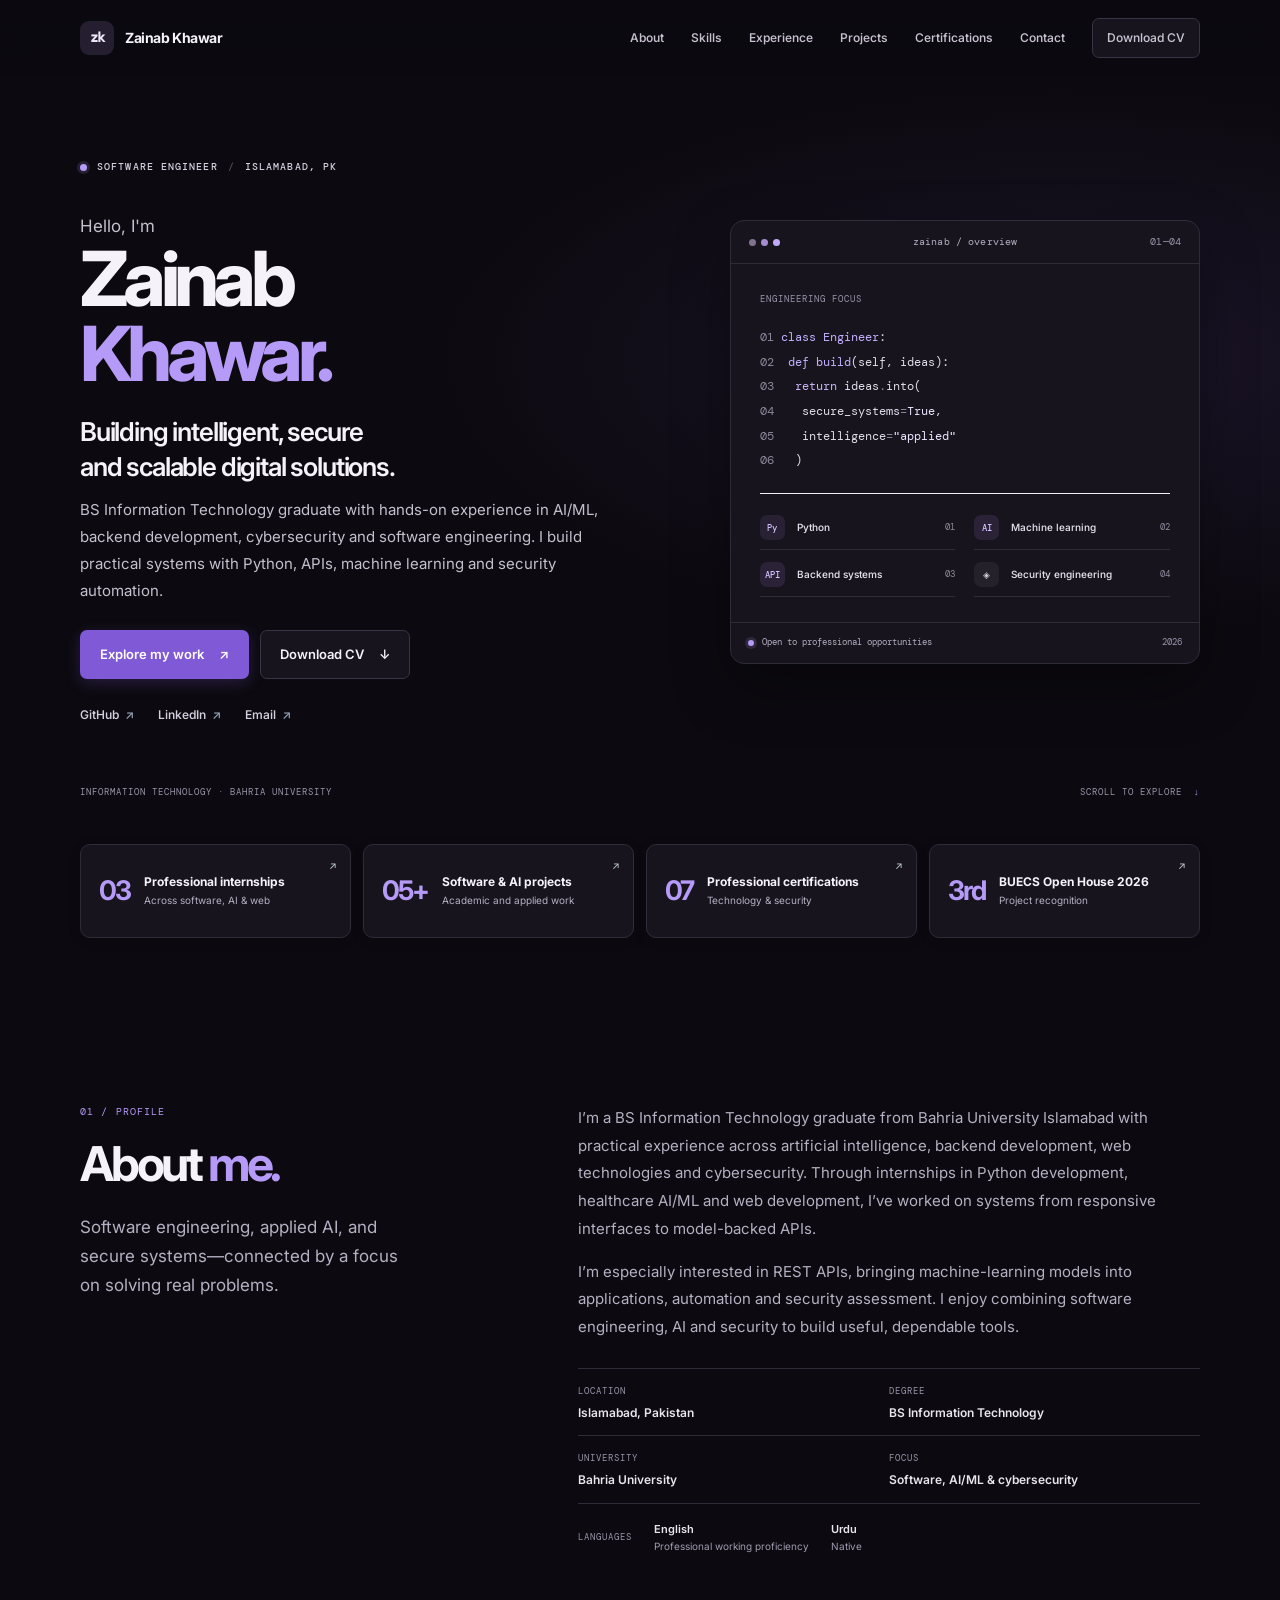
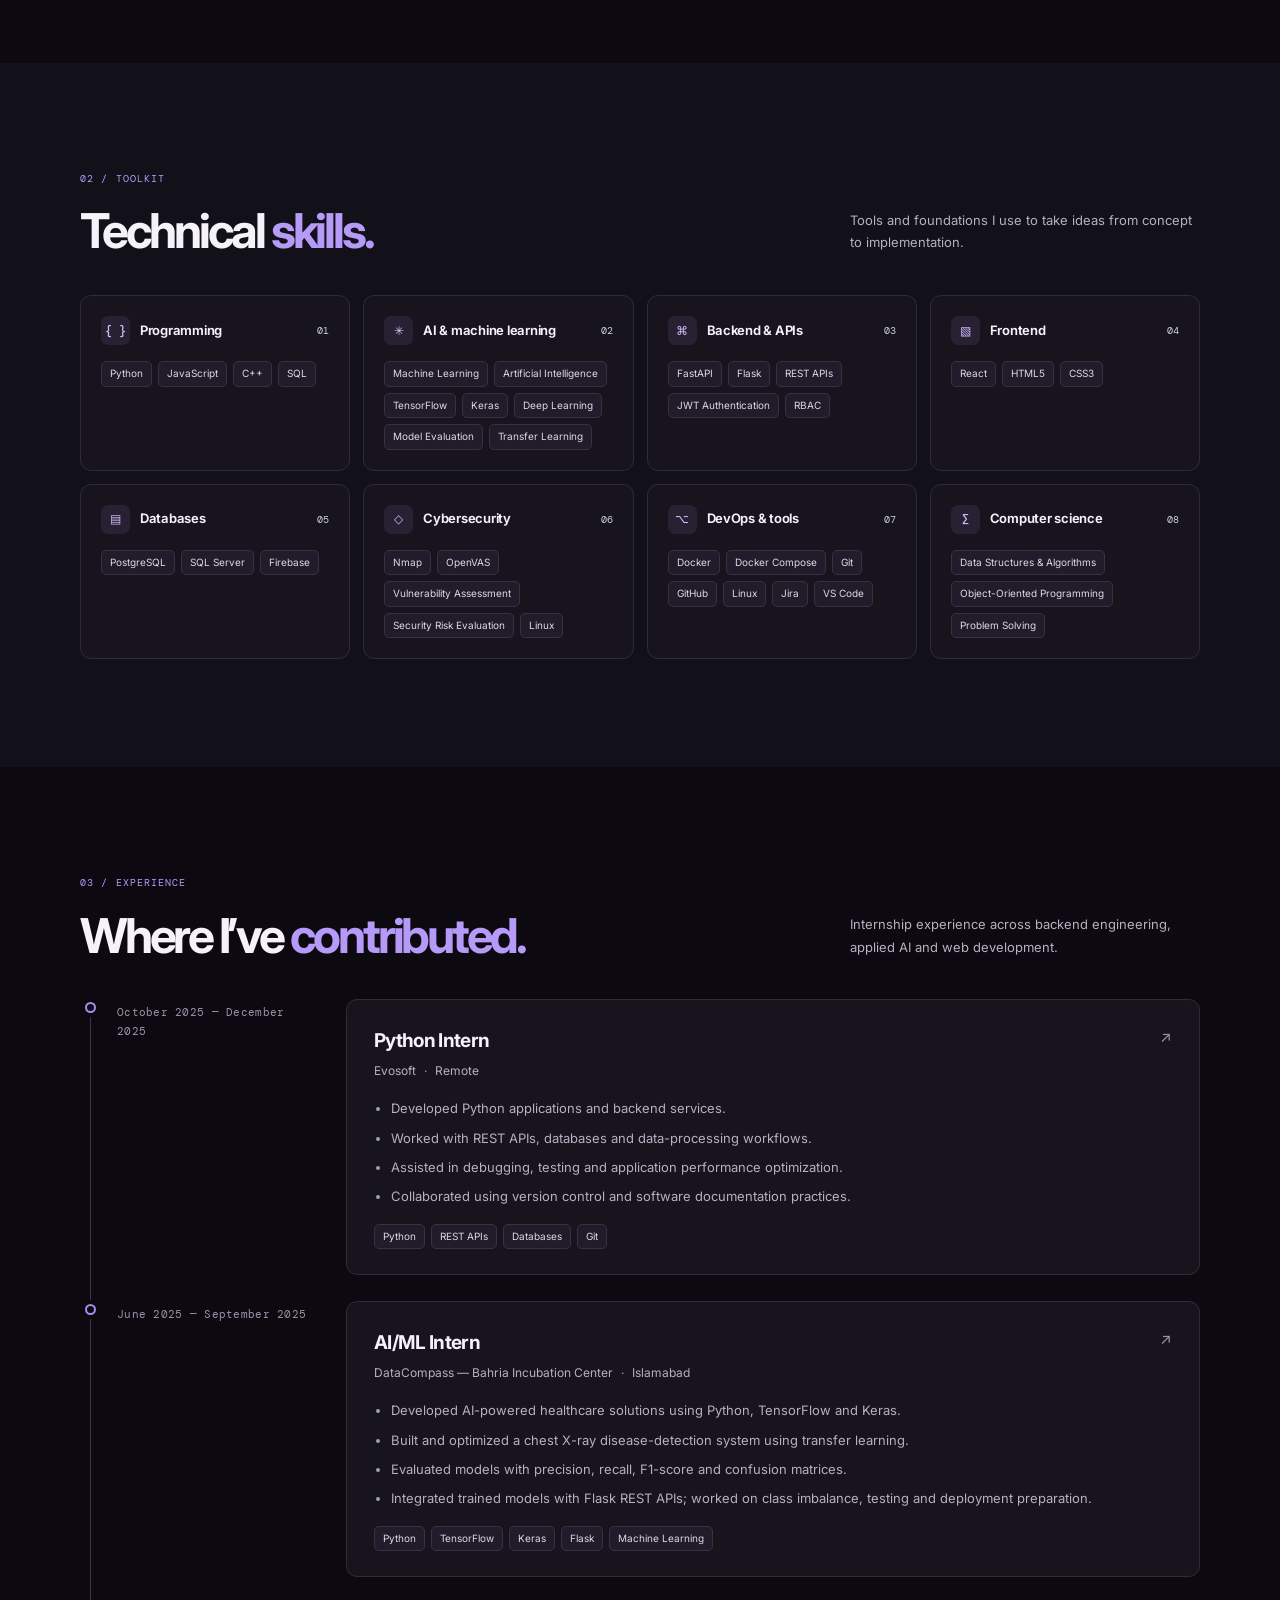
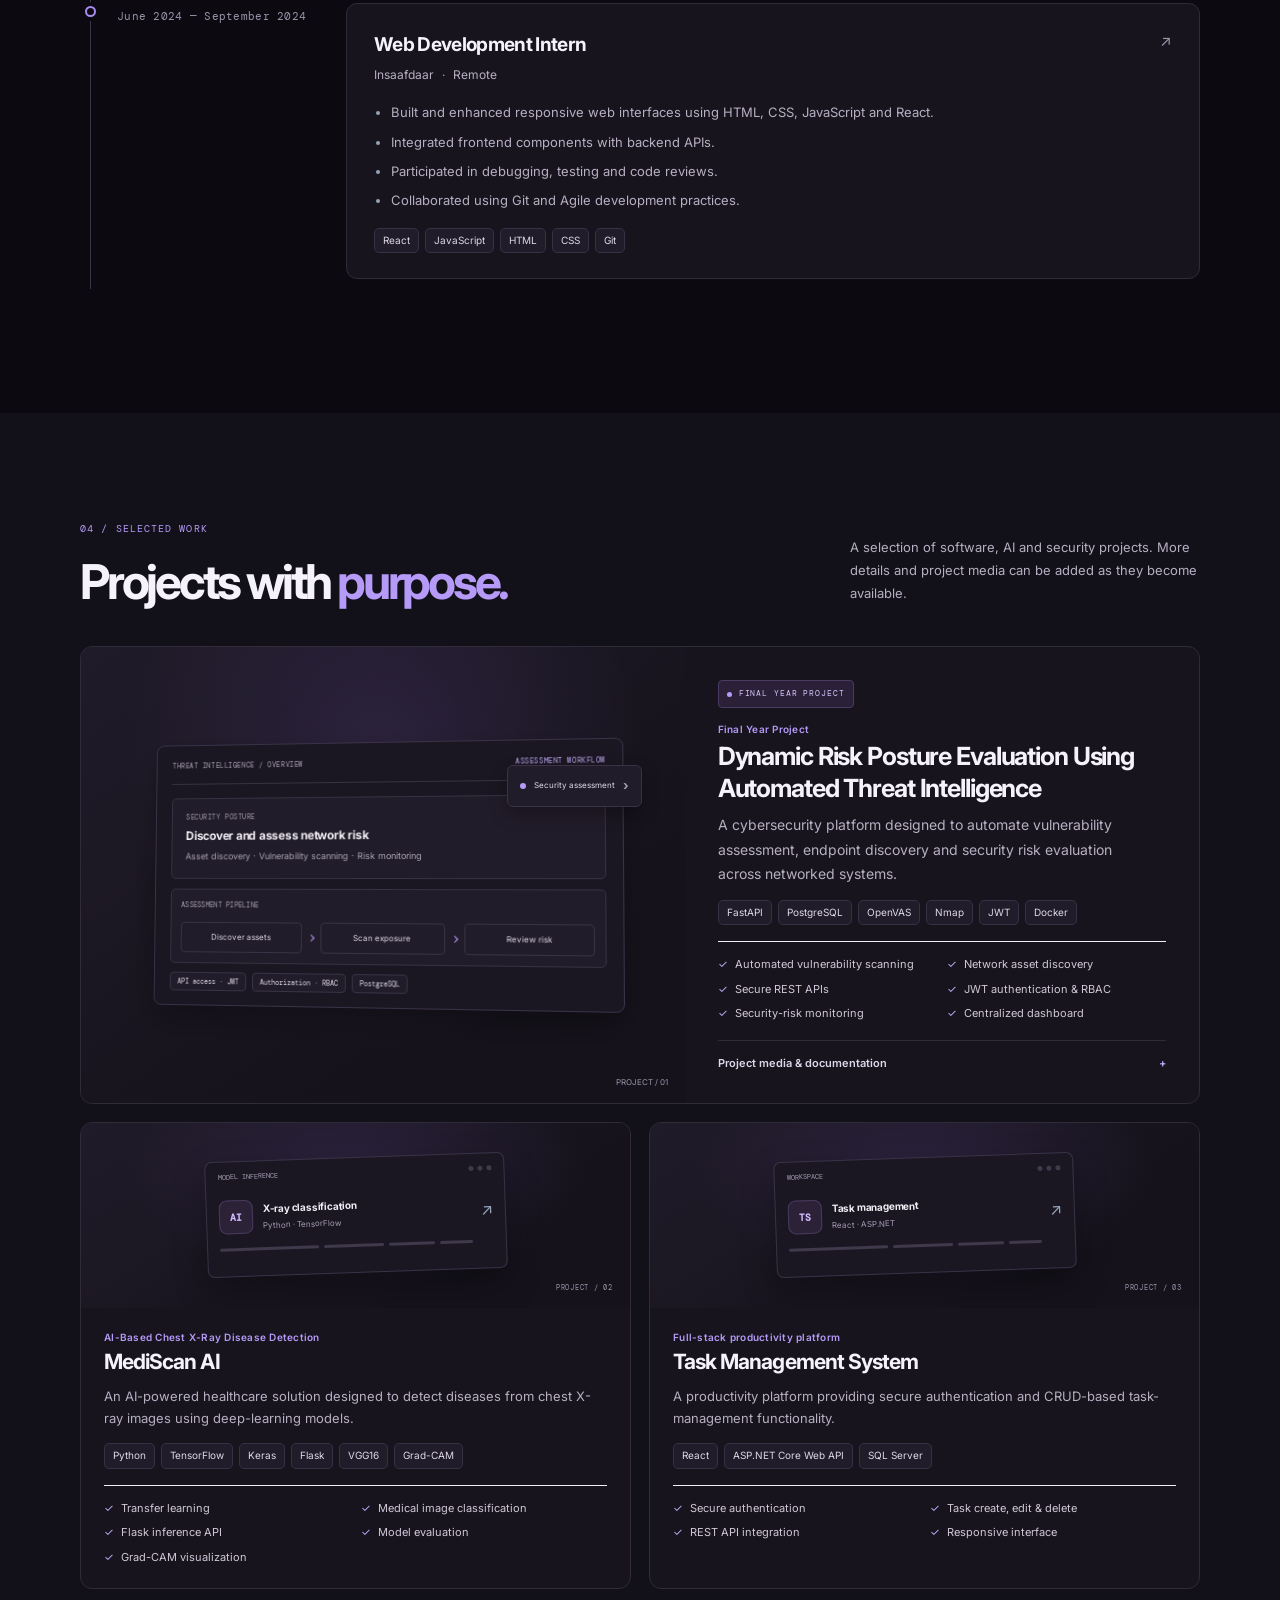
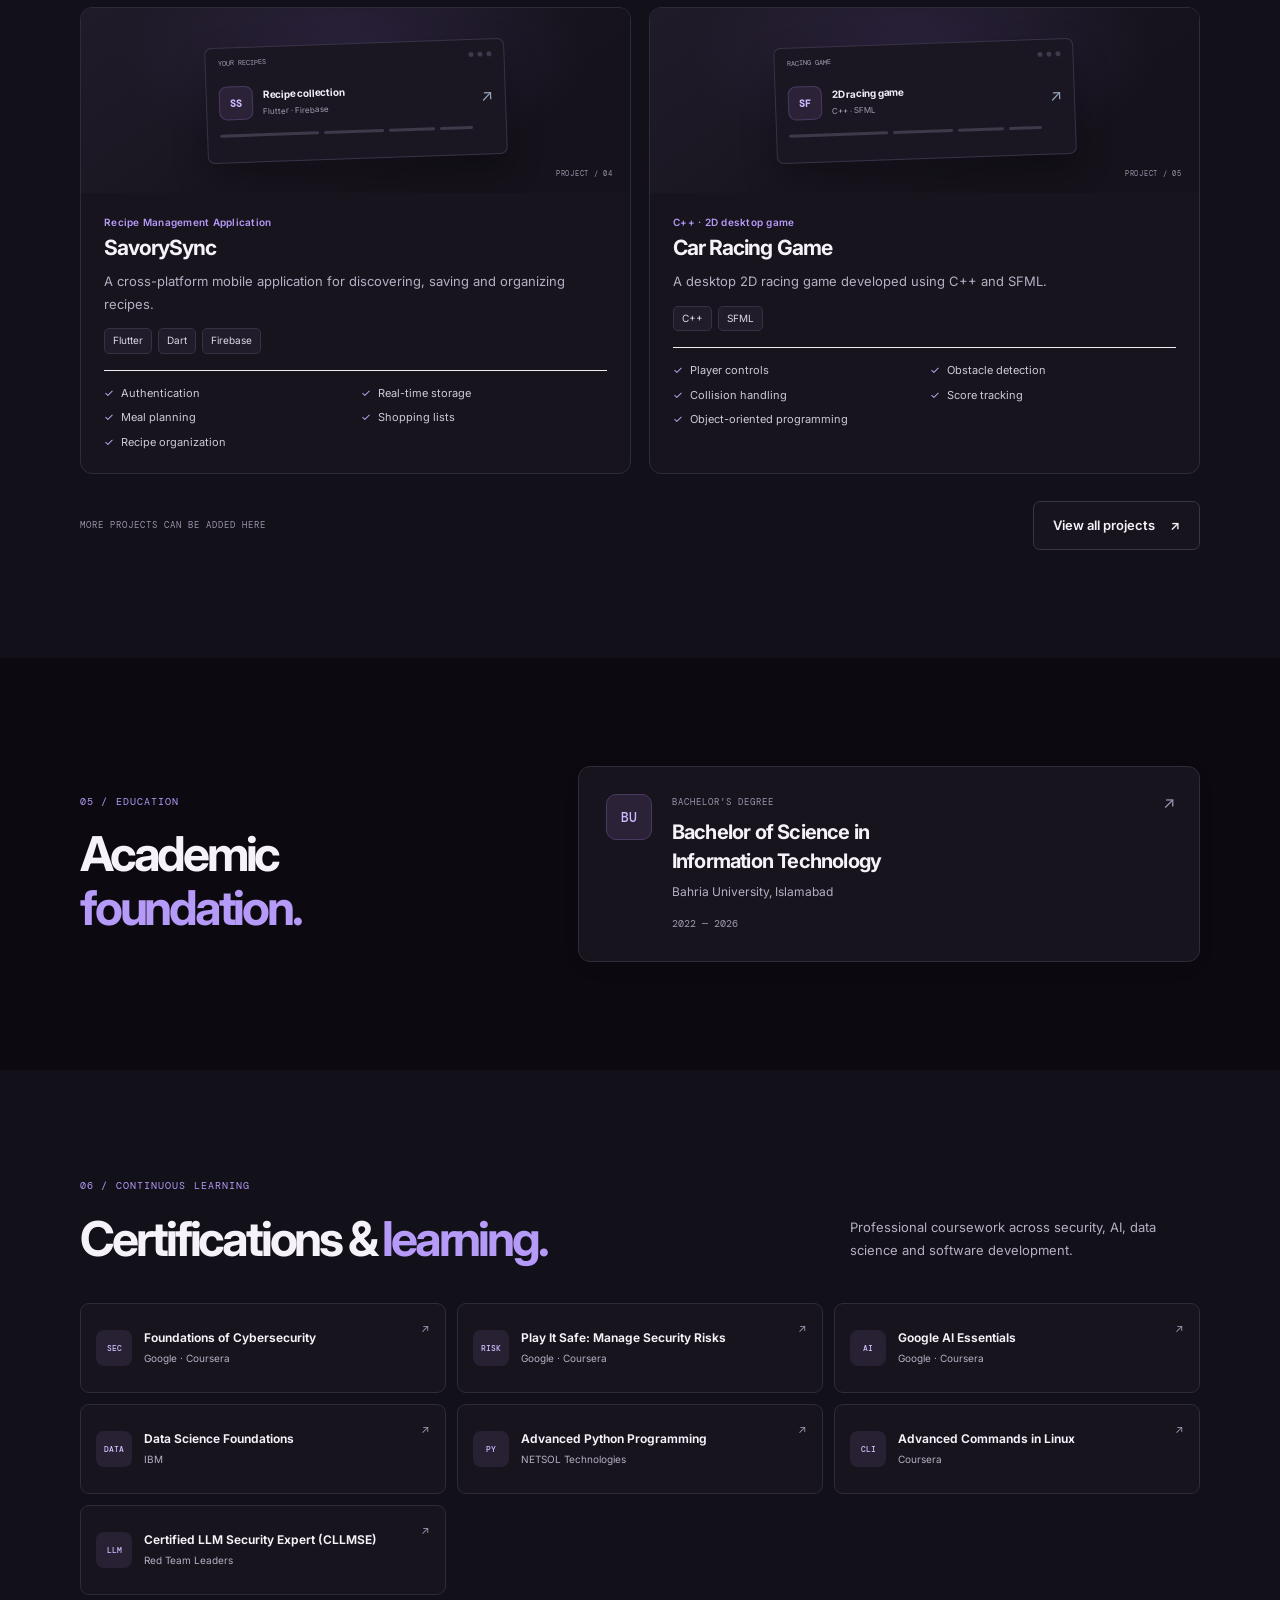
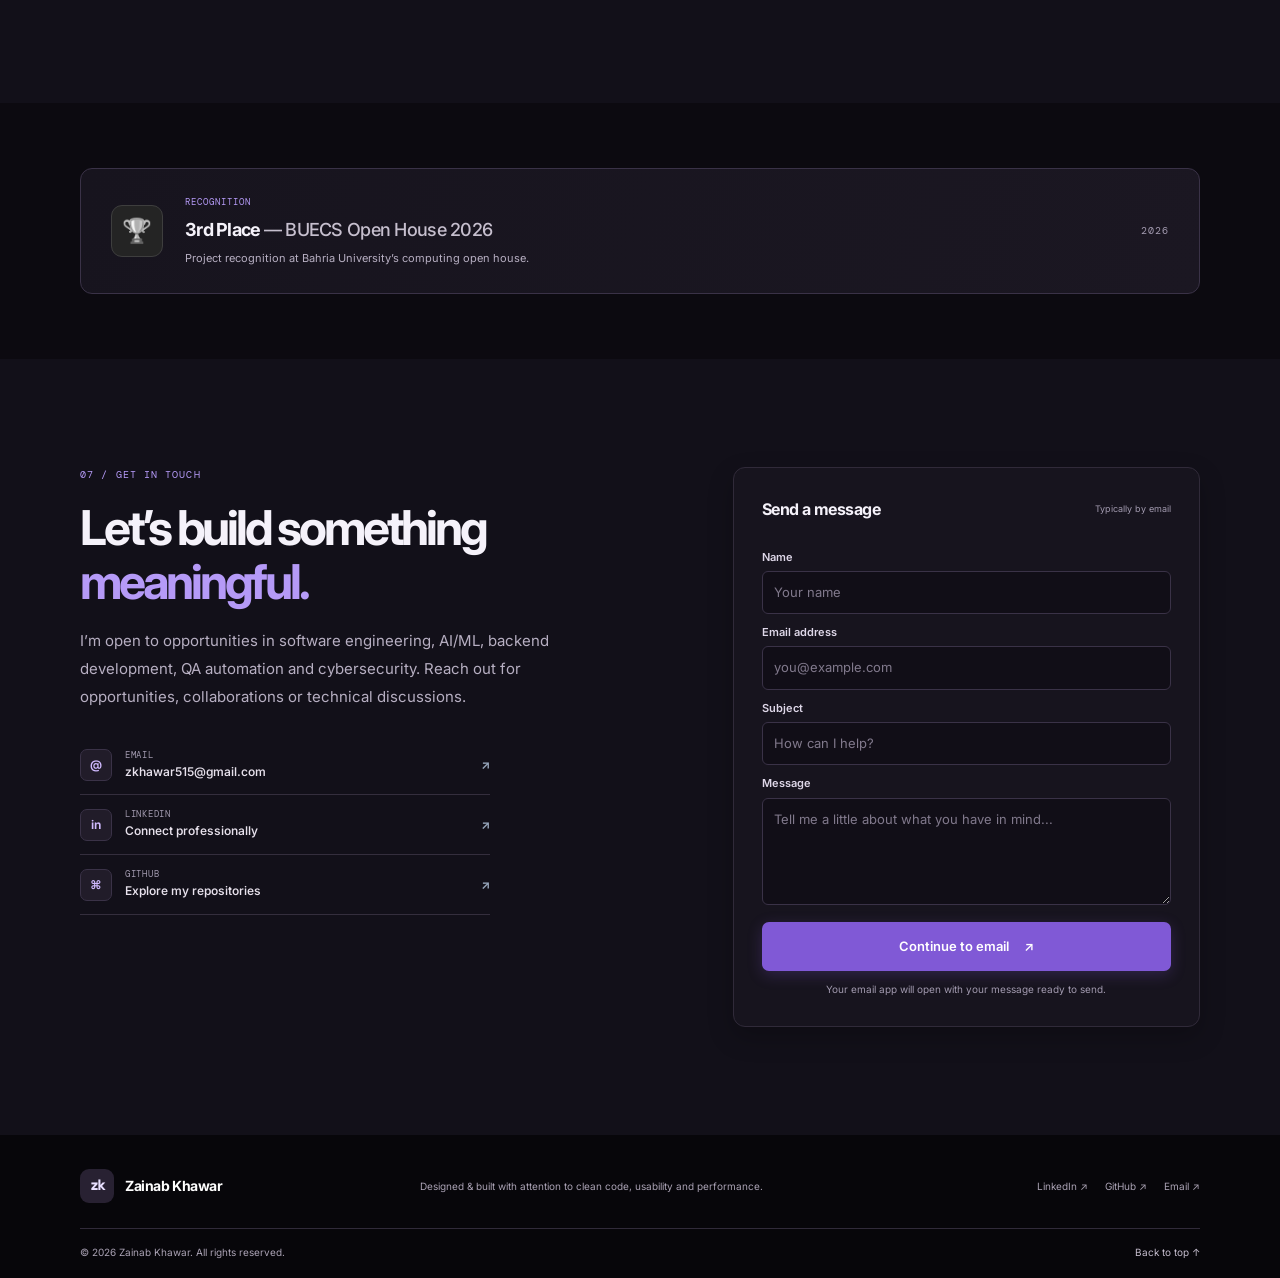
<file: index.html>
<!doctype html>
<html lang="en">
  <head>
    <meta charset="UTF-8" />
    <meta name="viewport" content="width=device-width, initial-scale=1.0" />
    <meta name="theme-color" content="#f8fafc" />
    <title>Zainab Khawar | Software Engineer | AI, Backend &amp; Cybersecurity</title>
    <meta name="description" content="Portfolio of Zainab Khawar, a BS Information Technology graduate specializing in software engineering, AI/ML, backend development and cybersecurity." />
    <meta property="og:title" content="Zainab Khawar | Software Engineer" />
    <meta property="og:description" content="Software engineering, AI/ML, backend development and cybersecurity." />
    <meta property="og:type" content="website" />
    <link rel="preconnect" href="https://fonts.googleapis.com" />
    <link rel="preconnect" href="https://fonts.gstatic.com" crossorigin />
    <link href="https://fonts.googleapis.com/css2?family=DM+Mono:wght@400;500&family=Inter:wght@400;500;600;700;800&display=swap" rel="stylesheet" />
    <link rel="stylesheet" href="styles.css" />
    <link rel="stylesheet" href="palette.css" />
    <script src="app.js" defer></script>
  </head>
  <body>
    <a class="skip-link" href="#main">Skip to content</a>
    <header class="site-header" id="top">
      <nav class="nav container" aria-label="Main navigation">
        <a class="brand" href="#top" aria-label="Zainab Khawar, home"><span class="brand-mark">zk</span><span>Zainab Khawar</span></a>
        <button class="menu-toggle" aria-label="Open navigation menu" aria-expanded="false" aria-controls="nav-links"><span></span><span></span></button>
        <div class="nav-links" id="nav-links">
          <a href="#about">About</a><a href="#skills">Skills</a><a href="#experience">Experience</a><a href="#projects">Projects</a><a href="#certifications">Certifications</a><a href="#contact">Contact</a>
          <a class="button button-small button-outline cv-button" href="Zainab_Khawar.pdf" download="Zainab-Khawar-CV.pdf">Download CV</a>
        </div>
      </nav>
    </header>
    <main id="main">
      <section class="hero section-shell" id="home">
        <div class="container hero-grid">
          <div class="hero-copy">
            <div class="eyebrow"><span class="status-dot"></span> SOFTWARE ENGINEER <span class="eyebrow-divider">/</span> ISLAMABAD, PK</div>
            <p class="intro">Hello, I'm</p>
            <h1>Zainab<br /><span>Khawar.</span></h1>
            <h2>Building intelligent, secure<br class="desktop-break" /> and scalable digital solutions.</h2>
            <p class="hero-description">BS Information Technology graduate with hands-on experience in AI/ML, backend development, cybersecurity and software engineering. I build practical systems with Python, APIs, machine learning and security automation.</p>
            <div class="hero-actions"><a class="button button-primary" href="#projects">Explore my work <span aria-hidden="true">↗</span></a><a class="button button-outline cv-button" href="Zainab_Khawar.pdf" download="Zainab-Khawar-CV.pdf">Download CV <span aria-hidden="true">↓</span></a></div>
            <div class="social-links" aria-label="Social links"><a href="https://github.com/zainab259" target="_blank" rel="noreferrer">GitHub <span aria-hidden="true">↗</span></a><a href="https://linkedin.com/in/zainab-khawar-a963aa30b" target="_blank" rel="noreferrer">LinkedIn <span aria-hidden="true">↗</span></a><a href="mailto:zkhawar515@gmail.com">Email <span aria-hidden="true">↗</span></a></div>
          </div>
          <div class="hero-visual" aria-label="Developer workspace illustration">
            <div class="visual-topline"><span><i></i><i></i><i></i></span><span>zainab / overview</span><span class="mono">01—04</span></div>
            <div class="visual-content">
              <div class="visual-label">ENGINEERING FOCUS</div>
              <div class="visual-code"><div><span class="code-muted">01</span> <span class="code-purple">class</span> <span class="code-blue">Engineer</span>:</div><div><span class="code-muted">02</span> &nbsp;<span class="code-purple">def</span> <span class="code-blue">build</span>(self, ideas):</div><div><span class="code-muted">03</span> &nbsp;&nbsp;<span class="code-green">return</span> ideas<span class="code-muted">.</span>into(</div><div><span class="code-muted">04</span> &nbsp;&nbsp;&nbsp;secure_systems<span class="code-muted">=</span><span class="code-orange">True</span>,</div><div><span class="code-muted">05</span> &nbsp;&nbsp;&nbsp;intelligence<span class="code-muted">=</span><span class="code-orange">"applied"</span></div><div><span class="code-muted">06</span> &nbsp;&nbsp;)</div></div>
              <div class="visual-rule"></div>
              <div class="focus-grid"><div class="focus-item"><span class="focus-icon">Py</span><span>Python</span><b>01</b></div><div class="focus-item"><span class="focus-icon icon-blue">AI</span><span>Machine learning</span><b>02</b></div><div class="focus-item"><span class="focus-icon icon-violet">API</span><span>Backend systems</span><b>03</b></div><div class="focus-item"><span class="focus-icon icon-slate">◈</span><span>Security engineering</span><b>04</b></div></div>
            </div>
            <div class="visual-footer"><span class="status-dot"></span> Open to professional opportunities <span class="mono">2026</span></div>
          </div>
        </div>
        <div class="container hero-footnote"><span>INFORMATION TECHNOLOGY · BAHRIA UNIVERSITY</span><span>SCROLL TO EXPLORE <span aria-hidden="true">↓</span></span></div>
      </section>
      <section class="highlights section-shell" aria-label="Professional highlights"><div class="container highlight-grid" id="highlights"></div></section>
      <section class="section section-shell" id="about"><div class="container two-column">
        <div class="section-intro"><p class="section-kicker">01 / PROFILE</p><h2 class="section-title">About <span>me.</span></h2><p class="section-lead">Software engineering, applied AI, and secure systems—connected by a focus on solving real problems.</p></div>
        <div class="about-content"><p class="body-copy">I’m a BS Information Technology graduate from Bahria University Islamabad with practical experience across artificial intelligence, backend development, web technologies and cybersecurity. Through internships in Python development, healthcare AI/ML and web development, I’ve worked on systems from responsive interfaces to model-backed APIs.</p><p class="body-copy">I’m especially interested in REST APIs, bringing machine-learning models into applications, automation and security assessment. I enjoy combining software engineering, AI and security to build useful, dependable tools.</p><div class="info-grid" id="profile-info"></div><div class="languages"><span class="meta-label">LANGUAGES</span><span>English <small>Professional working proficiency</small></span><span>Urdu <small>Native</small></span></div></div>
      </div></section>
      <section class="section section-tint section-shell" id="skills"><div class="container"><div class="section-heading-row"><div><p class="section-kicker">02 / TOOLKIT</p><h2 class="section-title">Technical <span>skills.</span></h2></div><p class="section-side-note">Tools and foundations I use to take ideas from concept to implementation.</p></div><div class="skill-grid" id="skills-grid"></div></div></section>
      <section class="section section-shell" id="experience"><div class="container"><div class="section-heading-row"><div><p class="section-kicker">03 / EXPERIENCE</p><h2 class="section-title">Where I’ve <span>contributed.</span></h2></div><p class="section-side-note">Internship experience across backend engineering, applied AI and web development.</p></div><div class="timeline" id="experience-list"></div></div></section>
      <section class="section section-tint section-shell" id="projects"><div class="container"><div class="section-heading-row"><div><p class="section-kicker">04 / SELECTED WORK</p><h2 class="section-title">Projects with <span>purpose.</span></h2></div><p class="section-side-note">A selection of software, AI and security projects. More details and project media can be added as they become available.</p></div><div class="projects-grid" id="projects-grid"></div><div class="projects-bottom"><span class="meta-label">MORE PROJECTS CAN BE ADDED HERE</span><a class="button button-outline" href="https://github.com/zainab259" target="_blank" rel="noreferrer">View all projects <span aria-hidden="true">↗</span></a></div></div></section>
      <section class="section section-shell" id="education"><div class="container two-column education-layout"><div><p class="section-kicker">05 / EDUCATION</p><h2 class="section-title">Academic <span>foundation.</span></h2></div><article class="education-card"><div class="education-icon" aria-hidden="true">BU</div><div><p class="meta-label">BACHELOR’S DEGREE</p><h3>Bachelor of Science in<br />Information Technology</h3><p>Bahria University, Islamabad</p><span class="education-date">2022 — 2026</span></div><span class="education-mark" aria-hidden="true">↗</span></article></div></section>
      <section class="section section-tint section-shell" id="certifications"><div class="container"><div class="section-heading-row"><div><p class="section-kicker">06 / CONTINUOUS LEARNING</p><h2 class="section-title">Certifications &amp; <span>learning.</span></h2></div><p class="section-side-note">Professional coursework across security, AI, data science and software development.</p></div><div class="cert-grid" id="cert-list"></div></div></section>
      <section class="achievement-section section-shell"><div class="container achievement-card"><div class="achievement-icon" aria-hidden="true">🏆</div><div><p class="section-kicker">RECOGNITION</p><h2>3rd Place <span>— BUECS Open House 2026</span></h2><p>Project recognition at Bahria University’s computing open house.</p></div><div class="achievement-year">2026</div></div></section>
      <section class="section contact-section section-shell" id="contact"><div class="container contact-layout"><div class="contact-copy"><p class="section-kicker">07 / GET IN TOUCH</p><h2 class="section-title">Let’s build something <span>meaningful.</span></h2><p class="body-copy">I’m open to opportunities in software engineering, AI/ML, backend development, QA automation and cybersecurity. Reach out for opportunities, collaborations or technical discussions.</p><div class="contact-links"><a href="mailto:zkhawar515@gmail.com"><span class="contact-link-icon">@</span><span><small>EMAIL</small>zkhawar515@gmail.com</span><b>↗</b></a><a href="https://linkedin.com/in/zainab-khawar-a963aa30b" target="_blank" rel="noreferrer"><span class="contact-link-icon">in</span><span><small>LINKEDIN</small>Connect professionally</span><b>↗</b></a><a href="https://github.com/zainab259" target="_blank" rel="noreferrer"><span class="contact-link-icon">⌘</span><span><small>GITHUB</small>Explore my repositories</span><b>↗</b></a></div></div>
        <form class="contact-form" id="contact-form"><div class="form-heading"><h3>Send a message</h3><span>Typically by email</span></div><label for="name">Name</label><input id="name" name="name" autocomplete="name" required maxlength="100" placeholder="Your name" /><label for="email">Email address</label><input id="email" name="email" type="email" autocomplete="email" required maxlength="150" placeholder="you@example.com" /><label for="subject">Subject</label><input id="subject" name="subject" required maxlength="150" placeholder="How can I help?" /><label for="message">Message</label><textarea id="message" name="message" rows="4" required maxlength="2000" placeholder="Tell me a little about what you have in mind..."></textarea><button class="button button-primary submit-button" type="submit">Continue to email <span aria-hidden="true">↗</span></button><p class="form-note" id="form-note" aria-live="polite">Your email app will open with your message ready to send.</p></form>
      </div></section>
    </main>
    <footer class="site-footer"><div class="container footer-main"><a class="brand footer-brand" href="#top"><span class="brand-mark">zk</span><span>Zainab Khawar</span></a><p>Designed &amp; built with attention to clean code, usability and performance.</p><div class="footer-links"><a href="https://linkedin.com/in/zainab-khawar-a963aa30b" target="_blank" rel="noreferrer">LinkedIn ↗</a><a href="https://github.com/zainab259" target="_blank" rel="noreferrer">GitHub ↗</a><a href="mailto:zkhawar515@gmail.com">Email ↗</a></div></div><div class="container footer-bottom"><span>© 2026 Zainab Khawar. All rights reserved.</span><a href="#top">Back to top ↑</a></div></footer>
  </body>
</html>
</file>
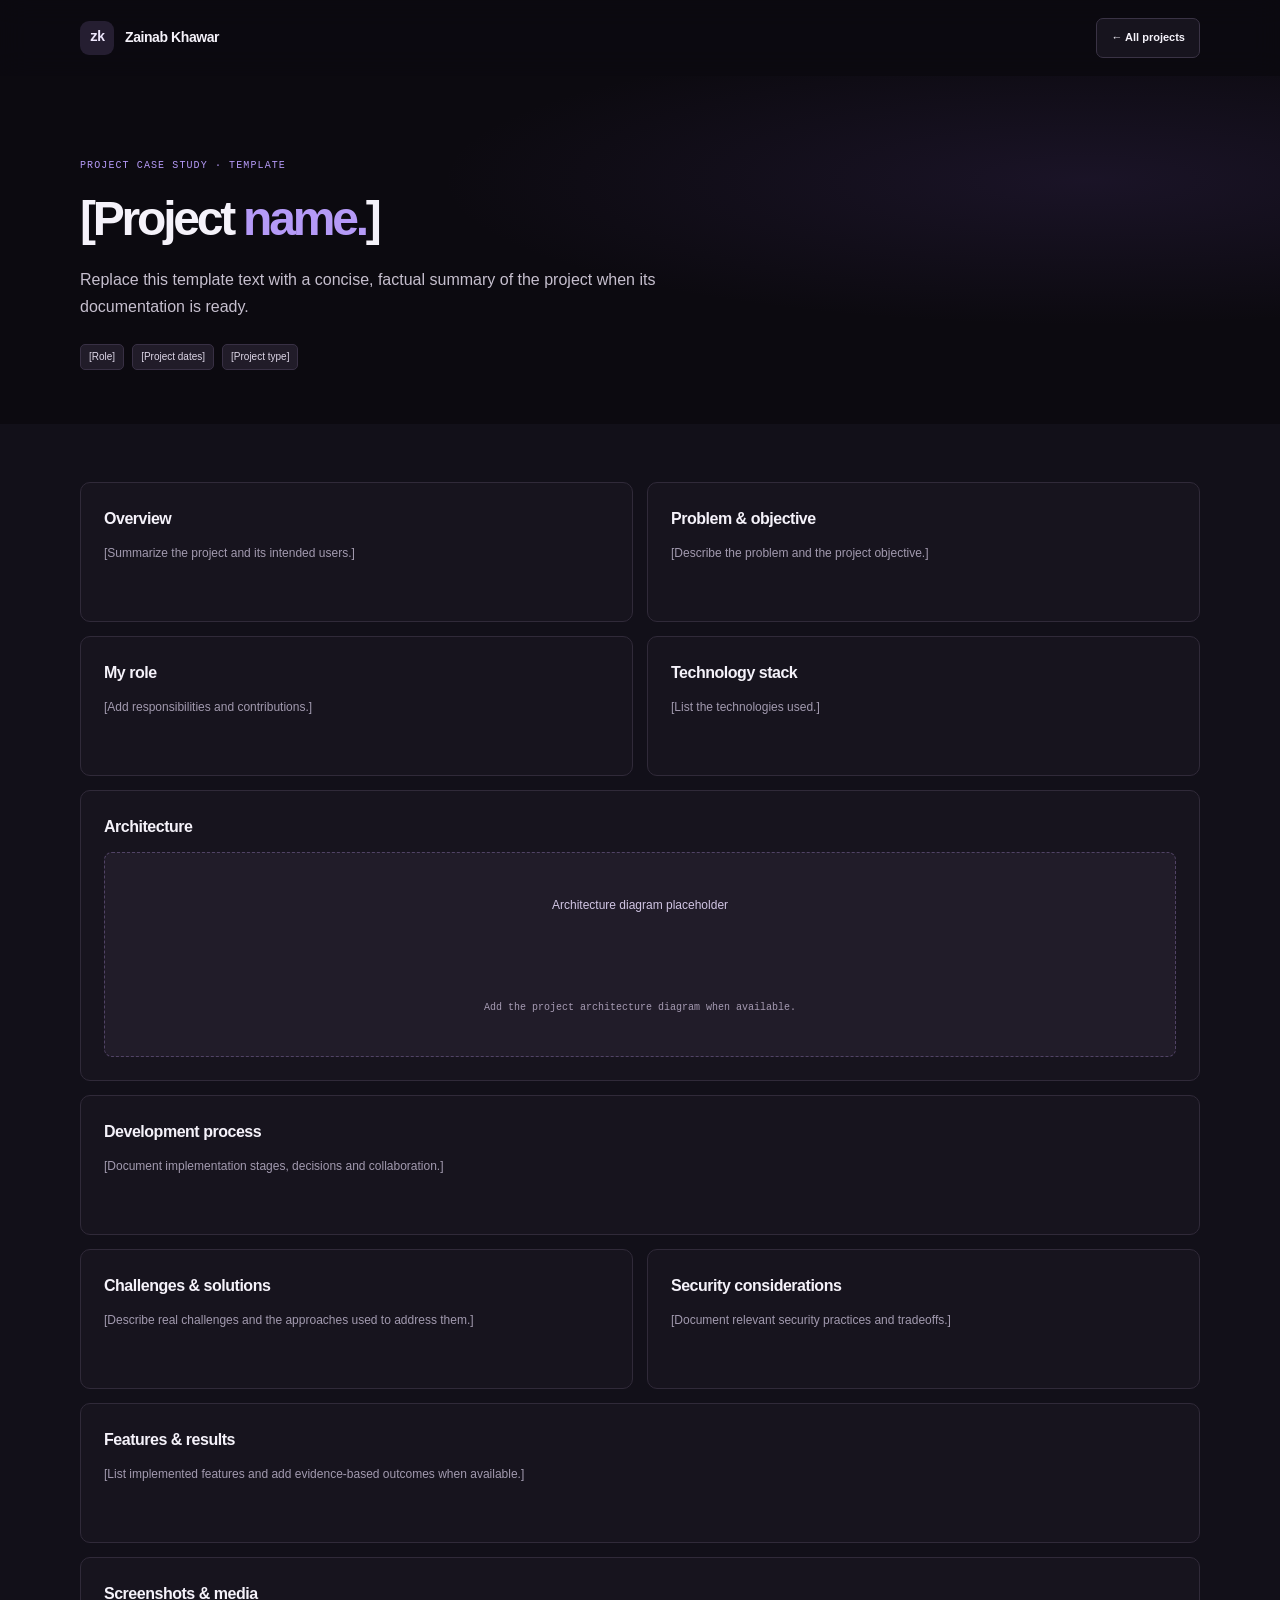
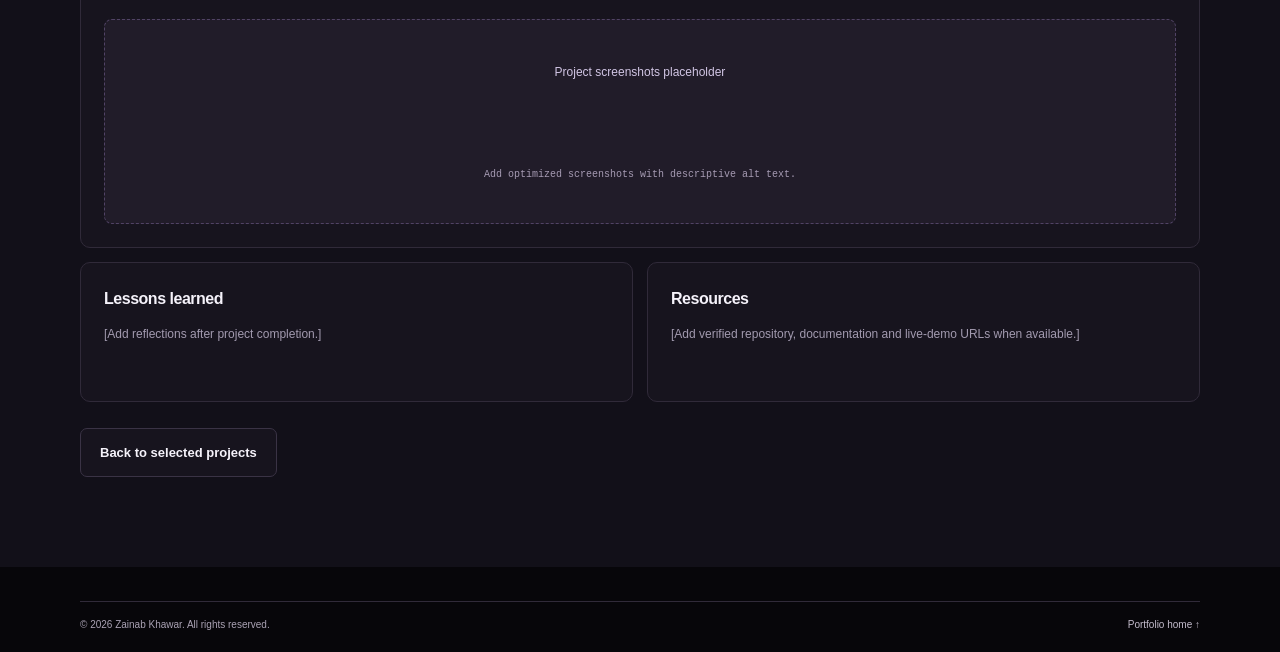
<file: case-study-template.html>
<!doctype html>
<html lang="en">
  <head>
    <meta charset="UTF-8" /><meta name="viewport" content="width=device-width, initial-scale=1.0" />
    <meta name="robots" content="noindex" />
    <title>Project Case Study Template — Zainab Khawar</title>
    <link rel="stylesheet" href="styles.css" /><link rel="stylesheet" href="palette.css" />
    <style>
      .case-hero{padding:82px 0 54px}.case-hero .section-title{max-width:820px}.case-lead{max-width:680px;margin:22px 0 0;color:var(--body);font-size:16px}.case-meta{display:flex;flex-wrap:wrap;gap:8px;margin-top:24px}.case-content{padding:58px 0 90px}.case-grid{display:grid;grid-template-columns:1fr 1fr;gap:14px}.case-block{min-height:140px;padding:23px;background:white;border:1px solid var(--line);border-radius:10px}.case-block h2{margin:0 0 12px;font-size:16px;letter-spacing:-.03em}.case-block p{margin:0;color:var(--muted);font-size:12px}.case-block.wide{grid-column:1/-1}.media-slot{display:grid;place-items:center;min-height:205px;border:1px dashed #cbd5e1;border-radius:8px;background:#f8fafc;color:#64748b;text-align:center;font-size:12px}.media-slot span{display:block;color:#94a3b8;font:10px var(--mono)}.case-footer{display:flex;gap:12px;margin-top:26px}@media(max-width:650px){.case-hero{padding:55px 0 36px}.case-content{padding:38px 0 60px}.case-grid{grid-template-columns:1fr}.case-block.wide{grid-column:auto}.case-footer{flex-wrap:wrap}}
    </style>
  </head>
  <body>
    <header class="site-header"><nav class="nav container" aria-label="Case study navigation"><a class="brand" href="index.html"><span class="brand-mark">zk</span><span>Zainab Khawar</span></a><a class="button button-small button-outline" href="index.html#projects">← All projects</a></nav></header>
    <main>
      <section class="case-hero"><div class="container"><p class="section-kicker">PROJECT CASE STUDY · TEMPLATE</p><h1 class="section-title">[Project <span>name.</span>]</h1><p class="case-lead">Replace this template text with a concise, factual summary of the project when its documentation is ready.</p><div class="case-meta"><span class="tag">[Role]</span><span class="tag">[Project dates]</span><span class="tag">[Project type]</span></div></div></section>
      <section class="case-content section-tint"><div class="container case-grid">
        <article class="case-block"><h2>Overview</h2><p>[Summarize the project and its intended users.]</p></article>
        <article class="case-block"><h2>Problem &amp; objective</h2><p>[Describe the problem and the project objective.]</p></article>
        <article class="case-block"><h2>My role</h2><p>[Add responsibilities and contributions.]</p></article>
        <article class="case-block"><h2>Technology stack</h2><p>[List the technologies used.]</p></article>
        <article class="case-block wide"><h2>Architecture</h2><div class="media-slot">Architecture diagram placeholder<span>Add the project architecture diagram when available.</span></div></article>
        <article class="case-block wide"><h2>Development process</h2><p>[Document implementation stages, decisions and collaboration.]</p></article>
        <article class="case-block"><h2>Challenges &amp; solutions</h2><p>[Describe real challenges and the approaches used to address them.]</p></article>
        <article class="case-block"><h2>Security considerations</h2><p>[Document relevant security practices and tradeoffs.]</p></article>
        <article class="case-block wide"><h2>Features &amp; results</h2><p>[List implemented features and add evidence-based outcomes when available.]</p></article>
        <article class="case-block wide"><h2>Screenshots &amp; media</h2><div class="media-slot">Project screenshots placeholder<span>Add optimized screenshots with descriptive alt text.</span></div></article>
        <article class="case-block"><h2>Lessons learned</h2><p>[Add reflections after project completion.]</p></article>
        <article class="case-block"><h2>Resources</h2><p>[Add verified repository, documentation and live-demo URLs when available.]</p></article>
      </div><div class="container case-footer"><a class="button button-outline" href="index.html#projects">Back to selected projects</a></div></section>
    </main>
    <footer class="site-footer"><div class="container footer-bottom"><span>© 2026 Zainab Khawar. All rights reserved.</span><a href="index.html">Portfolio home ↑</a></div></footer>
  </body>
</html>
</file>
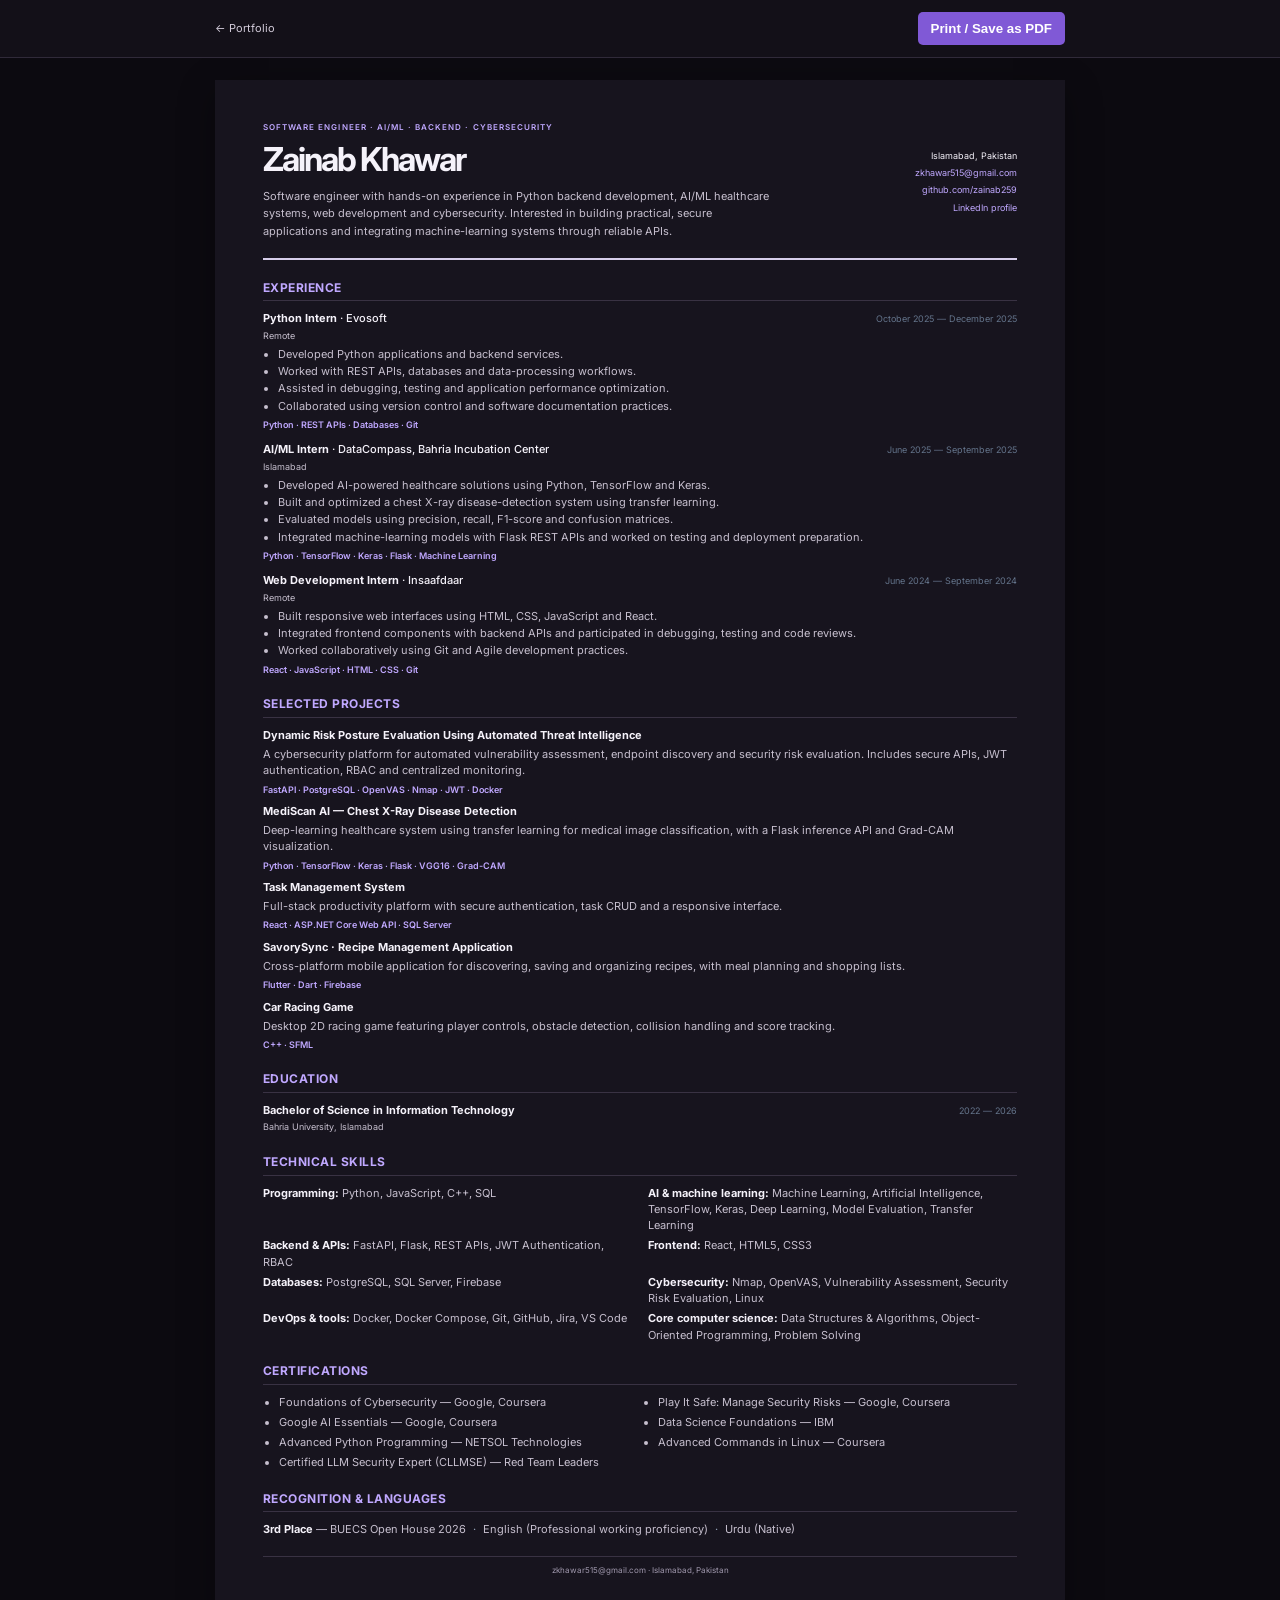
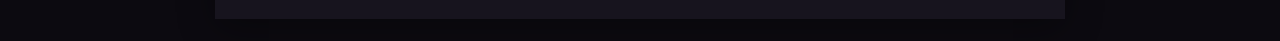
<file: cv.html>
<!doctype html>
<html lang="en">
  <head>
    <meta charset="UTF-8" /><meta name="viewport" content="width=device-width, initial-scale=1.0" />
    <meta name="description" content="Curriculum vitae of Zainab Khawar, software engineer specializing in AI/ML, backend development and cybersecurity." />
    <title>Zainab Khawar — Curriculum Vitae</title><link rel="stylesheet" href="cv.css" /><link rel="stylesheet" href="palette.css" />
  </head>
  <body>
    <div class="toolbar"><a href="index.html">← Portfolio</a><button onclick="window.print()">Print / Save as PDF</button></div>
    <main class="resume">
      <header class="resume-head"><div><p class="eyebrow">SOFTWARE ENGINEER · AI/ML · BACKEND · CYBERSECURITY</p><h1>Zainab Khawar</h1><p class="summary">Software engineer with hands-on experience in Python backend development, AI/ML healthcare systems, web development and cybersecurity. Interested in building practical, secure applications and integrating machine-learning systems through reliable APIs.</p></div><div class="contact"><span>Islamabad, Pakistan</span><a href="mailto:zkhawar515@gmail.com">zkhawar515@gmail.com</a><a href="https://github.com/zainab259">github.com/zainab259</a><a href="https://linkedin.com/in/zainab-khawar-a963aa30b">LinkedIn profile</a></div></header>
      <section><h2>Experience</h2>
        <article class="entry"><div class="entry-head"><h3>Python Intern <span>· Evosoft</span></h3><time>October 2025 — December 2025</time></div><p class="place">Remote</p><ul><li>Developed Python applications and backend services.</li><li>Worked with REST APIs, databases and data-processing workflows.</li><li>Assisted in debugging, testing and application performance optimization.</li><li>Collaborated using version control and software documentation practices.</li></ul><p class="stack">Python · REST APIs · Databases · Git</p></article>
        <article class="entry"><div class="entry-head"><h3>AI/ML Intern <span>· DataCompass, Bahria Incubation Center</span></h3><time>June 2025 — September 2025</time></div><p class="place">Islamabad</p><ul><li>Developed AI-powered healthcare solutions using Python, TensorFlow and Keras.</li><li>Built and optimized a chest X-ray disease-detection system using transfer learning.</li><li>Evaluated models using precision, recall, F1-score and confusion matrices.</li><li>Integrated machine-learning models with Flask REST APIs and worked on testing and deployment preparation.</li></ul><p class="stack">Python · TensorFlow · Keras · Flask · Machine Learning</p></article>
        <article class="entry"><div class="entry-head"><h3>Web Development Intern <span>· Insaafdaar</span></h3><time>June 2024 — September 2024</time></div><p class="place">Remote</p><ul><li>Built responsive web interfaces using HTML, CSS, JavaScript and React.</li><li>Integrated frontend components with backend APIs and participated in debugging, testing and code reviews.</li><li>Worked collaboratively using Git and Agile development practices.</li></ul><p class="stack">React · JavaScript · HTML · CSS · Git</p></article>
      </section>
      <section><h2>Selected Projects</h2>
        <article class="entry project-entry"><h3>Dynamic Risk Posture Evaluation Using Automated Threat Intelligence</h3><p>A cybersecurity platform for automated vulnerability assessment, endpoint discovery and security risk evaluation. Includes secure APIs, JWT authentication, RBAC and centralized monitoring.</p><p class="stack">FastAPI · PostgreSQL · OpenVAS · Nmap · JWT · Docker</p></article>
        <article class="entry project-entry"><h3>MediScan AI — Chest X-Ray Disease Detection</h3><p>Deep-learning healthcare system using transfer learning for medical image classification, with a Flask inference API and Grad-CAM visualization.</p><p class="stack">Python · TensorFlow · Keras · Flask · VGG16 · Grad-CAM</p></article>
        <article class="entry project-entry"><h3>Task Management System</h3><p>Full-stack productivity platform with secure authentication, task CRUD and a responsive interface.</p><p class="stack">React · ASP.NET Core Web API · SQL Server</p></article>
        <article class="entry project-entry"><h3>SavorySync · Recipe Management Application</h3><p>Cross-platform mobile application for discovering, saving and organizing recipes, with meal planning and shopping lists.</p><p class="stack">Flutter · Dart · Firebase</p></article>
        <article class="entry project-entry"><h3>Car Racing Game</h3><p>Desktop 2D racing game featuring player controls, obstacle detection, collision handling and score tracking.</p><p class="stack">C++ · SFML</p></article>
      </section>
      <section><h2>Education</h2><article class="entry"><div class="entry-head"><h3>Bachelor of Science in Information Technology</h3><time>2022 — 2026</time></div><p class="place">Bahria University, Islamabad</p></article></section>
      <section><h2>Technical Skills</h2><div class="skills"><p><b>Programming:</b> Python, JavaScript, C++, SQL</p><p><b>AI &amp; machine learning:</b> Machine Learning, Artificial Intelligence, TensorFlow, Keras, Deep Learning, Model Evaluation, Transfer Learning</p><p><b>Backend &amp; APIs:</b> FastAPI, Flask, REST APIs, JWT Authentication, RBAC</p><p><b>Frontend:</b> React, HTML5, CSS3</p><p><b>Databases:</b> PostgreSQL, SQL Server, Firebase</p><p><b>Cybersecurity:</b> Nmap, OpenVAS, Vulnerability Assessment, Security Risk Evaluation, Linux</p><p><b>DevOps &amp; tools:</b> Docker, Docker Compose, Git, GitHub, Jira, VS Code</p><p><b>Core computer science:</b> Data Structures &amp; Algorithms, Object-Oriented Programming, Problem Solving</p></div></section>
      <section><h2>Certifications</h2><ul class="certs"><li>Foundations of Cybersecurity — Google, Coursera</li><li>Play It Safe: Manage Security Risks — Google, Coursera</li><li>Google AI Essentials — Google, Coursera</li><li>Data Science Foundations — IBM</li><li>Advanced Python Programming — NETSOL Technologies</li><li>Advanced Commands in Linux — Coursera</li><li>Certified LLM Security Expert (CLLMSE) — Red Team Leaders</li></ul></section>
      <section><h2>Recognition &amp; Languages</h2><p class="closing-line"><b>3rd Place</b> — BUECS Open House 2026 <span>·</span> English (Professional working proficiency) <span>·</span> Urdu (Native)</p></section>
      <footer>zkhawar515@gmail.com · Islamabad, Pakistan</footer>
    </main>
  </body>
</html>
</file>
<file: styles.css>
:root{--paper:#f8fafc;--white:#fff;--ink:#0f172a;--body:#475569;--muted:#64748b;--blue:#2563eb;--blue-dark:#1d4ed8;--indigo:#4f46e5;--line:#e2e8f0;--tint:#f1f5f9;--navy:#020617;--radius:14px;--shadow:0 12px 34px rgba(15,23,42,.055);--sans:"Inter",-apple-system,BlinkMacSystemFont,"Segoe UI",sans-serif;--mono:"DM Mono",ui-monospace,SFMono-Regular,monospace}
*{box-sizing:border-box}html{scroll-behavior:smooth;scroll-padding-top:88px}body{margin:0;background:var(--paper);color:var(--ink);font-family:var(--sans);font-size:15px;line-height:1.65;-webkit-font-smoothing:antialiased}a{color:inherit;text-decoration:none}button,input,textarea{font:inherit}button{color:inherit}.container{width:min(1120px,calc(100% - 48px));margin:0 auto}.section-shell{position:relative}.skip-link{position:fixed;top:-100px;left:16px;z-index:1000;background:var(--ink);color:white;padding:10px 16px;border-radius:6px}.skip-link:focus{top:12px}.site-header{height:76px;position:sticky;top:0;z-index:50;background:rgba(248,250,252,.86);border-bottom:1px solid transparent;backdrop-filter:blur(14px);transition:box-shadow .25s,border-color .25s}.site-header.is-scrolled{border-color:rgba(226,232,240,.8);box-shadow:0 5px 22px rgba(15,23,42,.04)}.nav{height:100%;display:flex;align-items:center;justify-content:space-between}.brand{display:inline-flex;align-items:center;gap:11px;font-size:14px;font-weight:700;letter-spacing:-.03em}.brand-mark{display:grid;place-items:center;width:34px;height:34px;background:var(--ink);border-radius:9px;color:white;font-family:var(--mono);font-size:14px;letter-spacing:-.09em}.nav-links{display:flex;align-items:center;gap:27px}.nav-links>a{position:relative;color:var(--body);font-size:12px;font-weight:550;transition:color .2s}.nav-links>a:after{position:absolute;content:"";height:1px;background:var(--blue);left:0;bottom:-6px;width:0;transition:width .2s}.nav-links>a:hover{color:var(--blue)}.nav-links>a:hover:after{width:100%}.menu-toggle{display:none}.button{display:inline-flex;justify-content:center;align-items:center;gap:15px;min-height:48px;padding:0 19px;border:1px solid transparent;border-radius:7px;font-size:13px;font-weight:600;cursor:pointer;transition:background .2s,border-color .2s,color .2s,transform .2s}.button:hover{transform:translateY(-2px)}.button:focus-visible,a:focus-visible,.menu-toggle:focus-visible,summary:focus-visible{outline:3px solid rgba(37,99,235,.45);outline-offset:3px}.button-primary{color:white;background:var(--blue);box-shadow:0 4px 11px rgba(37,99,235,.15)}.button-primary:hover{background:var(--blue-dark)}.button-outline{background:white;border-color:var(--line);color:var(--ink)}.button-outline:hover{border-color:#94a3b8;background:#f8fafc}.button-small{min-height:38px;padding:0 14px;font-size:11px}.hero{overflow:hidden;padding:83px 0 25px;background:radial-gradient(ellipse at 83% 38%,rgba(219,234,254,.34),transparent 40%),var(--paper)}.hero-grid{display:grid;grid-template-columns:1.04fr .96fr;align-items:center;gap:58px;min-height:480px}.eyebrow,.section-kicker,.meta-label,.visual-label,.visual-topline,.visual-footer,.hero-footnote,.timeline-date,.project-label,.project-art-index,.art-window-head,.chart-label,.achievement-year{font-family:var(--mono);font-size:10px;letter-spacing:.11em}.eyebrow{display:flex;align-items:center;gap:10px;color:#334155;font-weight:500}.status-dot{width:7px;height:7px;border-radius:50%;background:#22a06b;box-shadow:0 0 0 3px rgba(34,160,107,.12)}.eyebrow-divider{color:#cbd5e1}.intro{margin:36px 0 1px;color:var(--body);font-size:17px}.hero h1{margin:0;font-size:clamp(55px,6vw,76px);line-height:.99;letter-spacing:-.075em;font-weight:750}.hero h1 span{color:var(--blue)}.hero h2{margin:23px 0 12px;font-size:clamp(20px,2.1vw,26px);line-height:1.35;letter-spacing:-.045em;font-weight:600}.hero-description{max-width:520px;margin:0;color:var(--body);font-size:14px;line-height:1.8}.hero-actions{display:flex;flex-wrap:wrap;gap:11px;margin-top:26px}.social-links{display:flex;gap:24px;margin-top:26px}.social-links a{font-size:12px;font-weight:550;color:#334155}.social-links a span{padding-left:3px;color:#94a3b8}.social-links a:hover{color:var(--blue)}.hero-visual{position:relative;max-width:470px;width:100%;justify-self:end;background:#fff;border:1px solid #dbe3ee;border-radius:14px;box-shadow:0 22px 56px rgba(15,23,42,.09);overflow:hidden}.visual-topline{height:43px;border-bottom:1px solid #edf1f6;display:flex;align-items:center;justify-content:space-between;padding:0 18px;color:#64748b;letter-spacing:.015em;font-size:10px}.visual-topline>span:first-child{display:flex;gap:5px}.visual-topline i{width:7px;height:7px;border-radius:100%;background:#cbd5e1}.visual-topline i:first-child{background:#fca5a5}.visual-topline i:nth-child(2){background:#fcd34d}.visual-topline i:nth-child(3){background:#86efac}.mono{font-family:var(--mono);color:#94a3b8}.visual-content{padding:28px 29px 25px}.visual-label{color:#94a3b8;font-size:9px}.visual-code{padding:18px 0 20px;font-family:var(--mono);font-size:12px;line-height:2.05;color:#334155}.code-muted{color:#94a3b8}.code-purple{color:#7c3aed}.code-blue{color:#2563eb}.code-green{color:#059669}.code-orange{color:#c2410c}.visual-rule{height:1px;background:#edf1f6;margin-bottom:13px}.focus-grid{display:grid;grid-template-columns:1fr 1fr;gap:4px 19px}.focus-item{display:grid;grid-template-columns:28px 1fr auto;align-items:center;gap:9px;min-height:43px;border-bottom:1px solid #f1f5f9;font-size:10px;font-weight:550;color:#334155}.focus-item b{font-family:var(--mono);font-size:9px;font-weight:400;color:#94a3b8}.focus-icon{display:grid;place-items:center;width:25px;height:25px;border-radius:7px;background:#f1f5f9;color:#334155;font:500 9px var(--mono)}.icon-blue{background:#eff6ff;color:#2563eb}.icon-violet{background:#f5f3ff;color:#6d52c6}.icon-slate{background:#f1f5f9;color:#475569}.visual-footer{height:41px;display:flex;align-items:center;gap:8px;padding:0 17px;border-top:1px solid #edf1f6;font-size:9px;letter-spacing:0;color:#475569}.visual-footer .mono{margin-left:auto}.visual-footer .status-dot{width:6px;height:6px}.hero-footnote{display:flex;justify-content:space-between;margin-top:60px;color:#94a3b8;font-size:9px}.hero-footnote span:last-child span{color:var(--blue);margin-left:6px}.highlights{padding:19px 0 58px}.highlight-grid{display:grid;grid-template-columns:repeat(4,1fr);gap:12px}.highlight-card{position:relative;display:flex;align-items:center;gap:14px;min-height:88px;padding:16px 18px;background:white;border:1px solid var(--line);border-radius:10px;transition:transform .25s,box-shadow .25s}.highlight-card:hover,.skill-card:hover,.cert-card:hover{transform:translateY(-3px);box-shadow:var(--shadow)}.highlight-card strong{font-size:25px;letter-spacing:-.07em;color:var(--blue);white-space:nowrap}.highlight-card div{display:grid;gap:2px}.highlight-card b{font-size:11px;line-height:1.35}.highlight-card div span{font-size:9px;color:var(--muted)}.highlight-card>i{position:absolute;right:13px;top:12px;font-size:10px;color:#cbd5e1;font-style:normal}.section{padding:102px 0}.section-tint{background:#f1f5f9}.two-column{display:grid;grid-template-columns:.78fr 1.22fr;gap:100px}.section-kicker{margin:0 0 17px;color:var(--blue);font-size:10px}.section-title{margin:0;font-size:clamp(34px,4vw,46px);line-height:1.12;letter-spacing:-.067em;font-weight:700}.section-title span{color:var(--blue)}.section-lead{max-width:330px;margin-top:22px;color:var(--body);font-size:16px;line-height:1.7}.body-copy{margin:0 0 15px;color:var(--body);font-size:14px;line-height:1.85}.info-grid{display:grid;grid-template-columns:1fr 1fr;margin-top:27px;border-top:1px solid var(--line)}.info-item{display:grid;gap:4px;padding:15px 12px 13px 0;border-bottom:1px solid var(--line)}.meta-label{color:#94a3b8;font-size:9px}.info-item strong{font-size:12px;font-weight:600}.languages{display:flex;align-items:center;gap:22px;padding-top:16px}.languages>span:not(.meta-label){font-size:11px;font-weight:600}.languages small{display:block;color:var(--muted);font-size:10px;font-weight:400}.section-heading-row{display:flex;justify-content:space-between;align-items:end;gap:30px;margin-bottom:37px}.section-side-note{max-width:350px;margin:0 0 4px;color:var(--muted);font-size:12px;line-height:1.75}.skill-grid{display:grid;grid-template-columns:repeat(4,1fr);gap:13px}.skill-card{min-height:150px;padding:19px;background:white;border:1px solid var(--line);border-radius:11px;transition:transform .25s,box-shadow .25s}.skill-title{display:flex;align-items:center;gap:10px;margin-bottom:16px}.skill-icon{display:grid;place-items:center;width:29px;height:29px;background:#eff6ff;border-radius:7px;color:var(--blue);font:500 12px var(--mono)}.skill-title h3{margin:0;font-size:12px;letter-spacing:-.02em;font-weight:650}.skill-index{margin-left:auto;color:#cbd5e1;font:10px var(--mono)}.tag-list{display:flex;flex-wrap:wrap;gap:6px}.tag{display:inline-flex;align-items:center;padding:4px 8px;background:#f8fafc;border:1px solid #e9eef4;border-radius:5px;color:#475569;font-size:9px;line-height:1.35}.timeline{position:relative;margin-left:5px;padding-left:32px}.timeline:before{position:absolute;content:"";left:5px;top:6px;bottom:16px;width:1px;background:#dbe3ed}.timeline-entry{position:relative;display:grid;grid-template-columns:185px 1fr;gap:31px;padding-bottom:26px}.timeline-marker{position:absolute;top:3px;left:-32px;width:11px;height:11px;border:2px solid var(--blue);border-radius:50%;background:var(--paper);box-shadow:0 0 0 4px var(--paper)}.timeline-date{padding-top:4px;color:var(--muted);font-size:10px;letter-spacing:.025em;line-height:1.7}.experience-card{padding:23px 25px;background:white;border:1px solid var(--line);border-radius:11px}.experience-head{display:flex;justify-content:space-between;gap:15px}.experience-head h3{margin:0;font-size:17px;letter-spacing:-.035em}.company{margin:4px 0 0;color:var(--body);font-size:11px}.company span{margin:0 5px;color:#94a3b8}.experience-arrow{color:#94a3b8;font-size:15px}.experience-card ul{display:grid;gap:6px;margin:17px 0;padding-left:17px;color:var(--body);font-size:11px;line-height:1.7}.experience-card li::marker{color:#94a3b8}.experience-card .tag-list{margin-top:14px}.projects-grid{display:grid;grid-template-columns:1fr 1fr;gap:18px}.project-card{overflow:hidden;background:white;border:1px solid var(--line);border-radius:12px;transition:transform .25s,box-shadow .25s}.project-card:hover{transform:translateY(-3px);box-shadow:0 15px 36px rgba(15,23,42,.075)}.project-featured{grid-column:1/-1;display:grid;grid-template-columns:1.08fr .92fr}.project-art{position:relative;display:grid;place-items:center;min-height:185px;overflow:hidden;background:linear-gradient(140deg,#edf4fd,#f4f6fa 70%)}.project-featured .project-art{min-height:380px}.art-risk{background:linear-gradient(140deg,#eaf1fb,#f4f6fb 65%,#e9eef6)}.art-window{position:relative;width:78%;max-width:500px;padding:15px 16px 14px;border:1px solid rgba(148,163,184,.35);border-radius:8px;background:rgba(255,255,255,.94);box-shadow:0 16px 35px rgba(30,58,97,.1);transform:perspective(800px) rotateY(-6deg) rotateX(2deg)}.art-window-head{display:flex;justify-content:space-between;padding-bottom:12px;border-bottom:1px solid #edf1f6;font-size:7px;letter-spacing:.08em;color:#64748b}.art-window-head span:last-child{color:#16845c}.art-metrics{display:grid;grid-template-columns:1.2fr 1fr 1fr;gap:10px;margin-top:12px}.art-metrics>div{min-height:60px;padding:9px;background:#f8fafc;border:1px solid #edf1f6;border-radius:5px}.art-metrics small,.art-metrics b,.metric-caption{display:block}.art-metrics small{font:7px var(--mono);color:#94a3b8}.art-metrics b{margin:4px 0 0;font-size:13px;line-height:1.2;letter-spacing:-.04em}.art-metrics>div:first-child b{color:#b7791f;font-size:11px}.metric-caption{font-size:7px;color:#94a3b8}.metric-line{display:block;height:3px;margin-top:7px;border-radius:4px;background:#e2e8f0}.metric-line i{display:block;width:55%;height:100%;border-radius:4px;background:#e9b54a}.art-chart{margin-top:12px;padding:9px 10px 4px;border:1px solid #edf1f6;border-radius:5px}.chart-label{display:flex;justify-content:space-between;color:#64748b;font-size:7px;letter-spacing:.04em}.chart-label span{color:#94a3b8}.chart-bars{display:flex;align-items:end;gap:5px;height:65px;margin-top:8px;border-bottom:1px solid #e2e8f0;background:repeating-linear-gradient(to bottom,transparent 0,transparent 20px,#f1f5f9 21px)}.chart-bars i{flex:1;border-radius:2px 2px 0 0;background:linear-gradient(#7da6ec,#afc9f4);opacity:.85}.art-side-note{position:absolute;right:7%;top:26%;display:flex;align-items:center;gap:8px;padding:9px 12px;border:1px solid #e2e8f0;border-radius:6px;background:white;box-shadow:0 7px 18px rgba(15,23,42,.07);font-size:8px;color:#475569}.art-side-note b{color:#94a3b8;font-size:13px}.art-note-dot{width:6px;height:6px;border-radius:50%;background:#22a06b}.art-stamp,.project-art-index{position:absolute;right:17px;bottom:14px;color:#94a3b8;font-size:8px}.project-body{padding:19px 21px 21px}.project-featured .project-body{padding:29px 30px}.project-label{display:inline-flex;align-items:center;gap:7px;margin-bottom:13px;padding:6px 8px;border:1px solid #dbeafe;border-radius:4px;background:#eff6ff;color:#1d4ed8;font-size:8px}.project-label span{width:5px;height:5px;border-radius:50%;background:#2563eb}.project-subtitle{margin:0 0 3px;color:var(--blue);font-size:9px;font-weight:600;letter-spacing:.025em}.project-body h3{margin:0;font-size:19px;line-height:1.3;letter-spacing:-.045em}.project-featured .project-body h3{max-width:390px;font-size:23px}.project-description{margin:9px 0 13px;color:var(--body);font-size:11px;line-height:1.75}.project-featured .project-description{max-width:440px;font-size:12px}.project-tags{margin:13px 0}.project-features{display:grid;grid-template-columns:1fr 1fr;gap:8px 10px;margin-top:16px;padding-top:14px;border-top:1px solid #edf1f6}.project-features span{display:flex;gap:7px;color:#475569;font-size:9px;line-height:1.5}.project-features i{color:#16845c;font-style:normal}.project-assets{margin-top:18px;padding-top:13px;border-top:1px solid #edf1f6}.project-assets summary{display:flex;justify-content:space-between;cursor:pointer;color:#475569;font-size:10px;font-weight:600}.project-assets summary span{color:#2563eb}.project-assets p{margin:9px 0 0;color:var(--muted);font-size:10px;line-height:1.6}.project-links{display:flex;gap:15px;margin-top:15px}.project-link{font-size:10px;font-weight:600;color:var(--blue)}.project-link:hover{text-decoration:underline}.art-med{background:linear-gradient(145deg,#e9eff9,#f7f8fb)}.art-task{background:linear-gradient(145deg,#e8f0fc,#f7f8fb)}.art-savory{background:linear-gradient(145deg,#f6efe7,#faf8f5)}.art-racing{background:linear-gradient(145deg,#e9edf3,#f7f8fb)}.mini-window{position:relative;width:74%;max-width:300px;min-height:116px;padding:10px 12px 11px;border:1px solid rgba(148,163,184,.32);border-radius:7px;background:rgba(255,255,255,.9);box-shadow:0 12px 26px rgba(15,23,42,.08);transform:rotate(-2deg)}.mini-window-bar{display:flex;align-items:center;gap:4px;color:#94a3b8;font:7px var(--mono)}.mini-window-bar span{margin-right:auto}.mini-window-bar i{width:5px;height:5px;border-radius:50%;background:#dbe3ed}.mini-content{display:flex;align-items:center;gap:10px;margin-top:19px}.mini-symbol{display:grid;place-items:center;width:34px;height:34px;border:1px solid #dbeafe;border-radius:8px;background:#eff6ff;color:#2563eb;font:600 10px var(--mono)}.art-savory .mini-symbol{background:#fdf3e8;border-color:#f4dfc9;color:#b76e31}.mini-content>div{display:grid;gap:3px}.mini-content b{font-size:10px;letter-spacing:-.02em}.mini-content>div span{font-size:8px;color:#94a3b8}.mini-arrow{margin-left:auto;color:#94a3b8}.mini-bottom{display:flex;gap:5px;margin-top:14px}.mini-bottom i{height:3px;border-radius:3px;background:#e9eef4}.mini-bottom i:first-child{width:36%}.mini-bottom i:nth-child(2){width:22%}.mini-bottom i:nth-child(3){width:17%}.mini-bottom i:nth-child(4){width:12%}.project-art-index{font-size:7px}.projects-bottom{display:flex;align-items:center;justify-content:space-between;margin-top:27px}.education-layout{align-items:center}.education-card{position:relative;display:flex;gap:20px;align-items:flex-start;padding:27px;background:white;border:1px solid var(--line);border-radius:12px;box-shadow:0 7px 22px rgba(15,23,42,.03)}.education-icon{display:grid;place-items:center;flex:0 0 46px;height:46px;border:1px solid #dbeafe;border-radius:10px;background:#eff6ff;color:#2563eb;font:500 13px var(--mono)}.education-card .meta-label{margin:1px 0 8px}.education-card h3{margin:0;font-size:18px;line-height:1.45;letter-spacing:-.04em}.education-card p:not(.meta-label){margin:6px 0;color:var(--body);font-size:12px}.education-date{color:var(--muted);font:10px var(--mono)}.education-mark{position:absolute;right:24px;top:22px;color:#94a3b8}.cert-grid{display:grid;grid-template-columns:repeat(3,1fr);gap:11px}.cert-card{display:flex;align-items:center;gap:12px;min-height:84px;padding:14px;background:white;border:1px solid var(--line);border-radius:9px;transition:transform .25s,box-shadow .25s}.cert-icon{display:grid;place-items:center;flex:0 0 36px;height:36px;border-radius:8px;background:#f1f5f9;color:#475569;font:500 8px var(--mono)}.cert-card h3{margin:0;font-size:10px;line-height:1.45;font-weight:650}.cert-card p{margin:4px 0 0;color:var(--muted);font-size:9px}.cert-arrow{margin-left:auto;align-self:flex-start;color:#cbd5e1;font-size:11px}.achievement-section{padding:65px 0}.achievement-card{position:relative;display:flex;align-items:center;gap:22px;padding:26px 30px;background:linear-gradient(110deg,#fff,#f8faff);border:1px solid #dbe4f0;border-radius:12px}.achievement-icon{display:grid;place-items:center;flex:0 0 52px;height:52px;border:1px solid #f0ddb6;border-radius:11px;background:#fffbeb;color:#b7791f;font-size:24px}.achievement-card .section-kicker{margin-bottom:5px;font-size:9px}.achievement-card h2{margin:0;font-size:18px;letter-spacing:-.04em}.achievement-card h2 span{color:#475569;font-weight:500}.achievement-card p:last-child{margin:5px 0 0;color:var(--muted);font-size:11px}.achievement-year{margin-left:auto;color:#94a3b8}.contact-section{background:#f1f5f9}.contact-layout{display:grid;grid-template-columns:1fr .83fr;gap:90px;align-items:start}.contact-copy .section-title{max-width:530px}.contact-copy>.body-copy{max-width:475px;margin-top:19px}.contact-links{display:grid;gap:0;max-width:410px;margin-top:25px}.contact-links>a{display:flex;align-items:center;gap:13px;padding:13px 0;border-bottom:1px solid #dfe6ef}.contact-link-icon{display:grid;place-items:center;width:32px;height:32px;border:1px solid #dbe3ed;border-radius:7px;background:white;color:#334155;font-size:12px;font-weight:650}.contact-links>a>span:nth-child(2){display:grid;gap:1px;font-size:11px;font-weight:550}.contact-links small{color:#94a3b8;font:9px var(--mono);letter-spacing:.08em}.contact-links b{margin-left:auto;color:#94a3b8;font-size:12px}.contact-links>a:hover>span:nth-child(2),.contact-links>a:hover b{color:var(--blue)}.contact-form{display:grid;padding:25px;background:white;border:1px solid var(--line);border-radius:12px;box-shadow:0 10px 26px rgba(15,23,42,.045)}.form-heading{display:flex;align-items:center;justify-content:space-between;margin-bottom:16px}.form-heading h3{margin:0;font-size:16px;letter-spacing:-.035em}.form-heading span{color:#94a3b8;font-size:9px}.contact-form label{margin:9px 0 5px;color:#334155;font-size:10px;font-weight:600}.contact-form input,.contact-form textarea{width:100%;min-height:41px;padding:10px 11px;border:1px solid #dfe5ec;border-radius:6px;background:white;color:var(--ink);font-size:11px;outline:none;transition:border .15s,box-shadow .15s}.contact-form textarea{resize:vertical;min-height:93px}.contact-form input::placeholder,.contact-form textarea::placeholder{color:#a3afbf}.contact-form input:focus,.contact-form textarea:focus{border-color:#7da6ec;box-shadow:0 0 0 3px rgba(37,99,235,.1)}.submit-button{width:100%;margin-top:17px}.form-note{margin:10px 0 0;text-align:center;color:#94a3b8;font-size:9px}.site-footer{padding:34px 0 18px;background:var(--navy);color:white}.footer-main{display:grid;grid-template-columns:1fr 1.4fr 1fr;align-items:center;gap:25px;padding-bottom:25px}.footer-brand{justify-self:start}.footer-brand .brand-mark{background:#1e293b}.footer-main>p{margin:0;color:#94a3b8;font-size:10px}.footer-links{display:flex;justify-content:flex-end;gap:17px}.footer-links a,.footer-bottom{color:#cbd5e1;font-size:9px}.footer-links a:hover,.footer-bottom a:hover{color:white}.footer-bottom{display:flex;justify-content:space-between;padding-top:15px;border-top:1px solid #1e293b;color:#64748b}.footer-bottom a{color:#94a3b8}.reveal{opacity:0;transform:translateY(13px);transition:opacity .45s ease,transform .45s ease}.reveal.is-visible{opacity:1;transform:translateY(0)}
@media(max-width:980px){.nav-links{gap:17px}.nav-links>a{font-size:11px}.hero-grid{gap:36px}.two-column{gap:55px}.skill-grid{grid-template-columns:repeat(2,1fr)}.project-featured{grid-template-columns:1fr 1fr}.contact-layout{gap:48px}.highlight-card{padding:14px;gap:10px}}
@media(max-width:760px){html{scroll-padding-top:72px}.container{width:min(100% - 36px,560px)}.site-header{height:66px}.menu-toggle{display:flex;flex-direction:column;justify-content:center;gap:5px;width:42px;height:42px;border:1px solid var(--line);border-radius:7px;background:white}.menu-toggle span{width:16px;height:1.5px;margin:0 auto;background:var(--ink);transition:transform .2s}.menu-toggle[aria-expanded=true] span:first-child{transform:translateY(3.25px) rotate(45deg)}.menu-toggle[aria-expanded=true] span:last-child{transform:translateY(-3.25px) rotate(-45deg)}.nav-links{position:absolute;display:none;top:65px;left:0;right:0;padding:12px 18px 20px;border-bottom:1px solid var(--line);background:rgba(255,255,255,.98);box-shadow:0 14px 20px rgba(15,23,42,.07)}.nav-links.is-open{display:grid;grid-template-columns:1fr 1fr;gap:0 15px}.nav-links>a{padding:11px 4px;border-bottom:1px solid #f1f5f9;font-size:13px}.nav-links>a:after{display:none}.nav-links .button{grid-column:1/-1;margin-top:13px}.hero{padding:54px 0 20px}.hero-grid{grid-template-columns:1fr;gap:39px;min-height:0}.hero-copy{max-width:600px}.intro{margin-top:28px}.hero h1{font-size:clamp(57px,12vw,76px)}.hero h2{font-size:21px}.hero-description{font-size:13px}.hero-visual{justify-self:center;max-width:490px}.visual-content{padding:23px}.hero-footnote{margin-top:36px;font-size:8px}.highlights{padding:12px 0 43px}.highlight-grid{grid-template-columns:1fr 1fr;gap:9px}.highlight-card{min-height:80px}.highlight-card strong{font-size:22px}.section{padding:72px 0}.two-column{grid-template-columns:1fr;gap:25px}.section-lead{max-width:480px;margin:12px 0 0;font-size:14px}.section-heading-row{align-items:flex-start;flex-direction:column;gap:12px;margin-bottom:25px}.section-side-note{font-size:11px}.skill-grid{gap:9px}.skill-card{padding:15px;min-height:140px}.timeline-entry{grid-template-columns:1fr;gap:8px;padding-bottom:23px}.timeline-date{padding:0;font-size:9px}.experience-card{padding:18px}.project-featured{grid-template-columns:1fr}.project-featured .project-art{min-height:295px}.project-featured .project-body{padding:22px}.project-body{padding:17px}.cert-grid{grid-template-columns:1fr 1fr}.contact-layout{grid-template-columns:1fr;gap:34px}.contact-copy .section-title{max-width:470px}.contact-copy>.body-copy{font-size:13px}.contact-form{padding:21px}.footer-main{grid-template-columns:1fr 1fr;gap:15px}.footer-main>p{grid-column:1/-1;grid-row:2}.footer-links{gap:12px}.achievement-section{padding:44px 0}.achievement-card{padding:20px;gap:15px}.achievement-card h2{font-size:16px}.achievement-year{font-size:8px}}
@media(max-width:430px){.container{width:calc(100% - 30px)}.hero{padding-top:44px}.eyebrow{font-size:8px;gap:7px}.hero h1{font-size:57px}.hero h2{font-size:19px}.desktop-break{display:none}.hero-actions{gap:8px}.hero-actions .button{min-height:45px;padding:0 13px;font-size:11px}.social-links{gap:19px}.hero-footnote{gap:15px;font-size:7px;letter-spacing:.06em}.visual-content{padding:19px}.visual-code{font-size:10px}.focus-item{font-size:9px;gap:6px}.highlight-card{padding:12px 10px}.highlight-card strong{font-size:20px}.highlight-card b{font-size:10px}.highlight-card div span{font-size:8px}.section{padding:62px 0}.section-title{font-size:35px}.info-grid{grid-template-columns:1fr 1fr}.languages{flex-wrap:wrap;gap:12px 19px}.languages .meta-label{flex-basis:100%}.skill-grid{grid-template-columns:1fr 1fr}.skill-title{gap:6px}.skill-title h3{font-size:10px}.skill-card{padding:12px}.tag{font-size:8px;padding:4px 6px}.timeline{padding-left:25px}.timeline-marker{left:-25px}.timeline:before{left:5px}.timeline-entry{gap:7px}.experience-head h3{font-size:15px}.experience-card ul{font-size:10px}.project-featured .project-art{min-height:255px}.art-window{width:84%;padding:12px}.art-side-note{right:3%;font-size:7px}.project-features{gap:7px}.project-features span{font-size:8px}.projects-bottom{align-items:flex-start;gap:10px}.projects-bottom .button{min-height:40px;padding:0 11px;font-size:10px}.projects-bottom .meta-label{max-width:120px;line-height:1.6}.education-card{gap:13px;padding:20px}.education-card h3{font-size:15px}.education-icon{flex-basis:39px;height:39px}.cert-grid{grid-template-columns:1fr}.cert-card{min-height:68px}.achievement-card{align-items:flex-start;gap:11px}.achievement-icon{flex-basis:41px;height:41px;font-size:19px}.achievement-card h2{font-size:14px}.achievement-card h2 span{display:block;font-size:12px}.achievement-card p:last-child{font-size:9px}.footer-main{grid-template-columns:1fr}.footer-brand{grid-column:1}.footer-links{justify-content:flex-start;grid-row:3}.footer-main>p{grid-row:2}.footer-bottom{font-size:8px}}
@media(prefers-reduced-motion:reduce){*,*:before,*:after{scroll-behavior:auto!important;transition-duration:.01ms!important;animation-duration:.01ms!important;animation-iteration-count:1!important}.reveal{opacity:1;transform:none}}
@media print{.site-header,.hero-actions,.social-links,.hero-footnote,.contact-form,.projects-bottom,.site-footer,.skip-link,.project-links{display:none!important}body{background:white;font-size:11px}.hero{padding:20px 0}.hero-grid{min-height:0;grid-template-columns:1fr 1fr;gap:20px}.hero h1{font-size:46px}.hero h2{font-size:17px}.hero-visual{box-shadow:none}.section{padding:28px 0;break-inside:avoid}.container{width:100%}.projects-grid{grid-template-columns:1fr 1fr}.project-featured{grid-column:1/-1}.project-featured .project-art{min-height:240px}.reveal{opacity:1;transform:none}.contact-layout{grid-template-columns:1fr}.contact-section{padding-bottom:15px}.achievement-section{padding:20px 0}}

/* Readability and consistency refinements */
body{font-size:16px}
.nav-links>a{font-size:12px}
.hero-description{font-size:15px;line-height:1.8}
.hero h2{max-width:570px}
.section{padding-top:108px;padding-bottom:108px}
.section-title{font-size:clamp(36px,4vw,48px)}
.section-lead{font-size:17px}
.body-copy{font-size:15px}
.section-side-note{font-size:13px}
.highlight-card{min-height:94px;padding:17px 18px}
.highlight-card strong{font-size:27px}
.highlight-card b{font-size:12px}
.highlight-card div span{font-size:10px}
.skill-card{min-height:158px;padding:20px}
.skill-title h3{font-size:13px}
.tag{font-size:10px;padding:5px 8px}
.timeline-entry{grid-template-columns:198px 1fr}
.timeline-date{font-size:11px}
.experience-card{padding:25px 27px}
.experience-head h3{font-size:19px}
.company{font-size:12px}
.experience-card ul{font-size:13px;gap:7px}
.project-body{padding:21px 23px 23px}
.project-featured .project-body{padding:31px 33px}
.project-body h3{font-size:21px}
.project-featured .project-body h3{max-width:470px;font-size:clamp(20px,2.1vw,25px);line-height:1.28}
.project-description{font-size:13px;line-height:1.75}
.project-featured .project-description{font-size:14px}
.project-subtitle{font-size:10px}
.project-features span{font-size:11px}
.project-assets summary,.project-assets p,.project-link{font-size:11px}
.cert-card{min-height:90px;padding:15px}
.cert-card h3{font-size:12px}
.cert-card p{font-size:10px}
.education-card h3{font-size:20px}
.contact-links>a>span:nth-child(2){font-size:12px}
.contact-form{padding:28px}
.contact-form label{font-size:11px}
.contact-form input,.contact-form textarea{font-size:13px}
.form-note{font-size:10px}
.footer-main>p,.footer-links a,.footer-bottom{font-size:10px}
.button{min-height:49px}
.button-small{min-height:40px}
.art-overview{display:grid;gap:5px;margin-top:14px;padding:14px;background:#f8fafc;border:1px solid #edf1f6;border-radius:5px}
.art-overview>span{color:#94a3b8;font:7px var(--mono);letter-spacing:.08em}
.art-overview>b{font-size:12px;letter-spacing:-.02em;color:#334155}
.art-overview>p{margin:0;color:#64748b;font-size:9px}
.art-chart{margin-top:10px;padding:10px}
.workflow-steps{display:flex;align-items:center;gap:7px;margin-top:11px}
.workflow-steps span{flex:1;padding:8px 5px;border:1px solid #e2e8f0;border-radius:4px;background:#f8fafc;text-align:center;color:#475569;font-size:8px;white-space:nowrap}
.workflow-steps i{width:5px;height:5px;flex:0 0 5px;border-top:1px solid #94a3b8;border-right:1px solid #94a3b8;transform:rotate(45deg)}
.art-controls{display:flex;flex-wrap:wrap;gap:6px;margin-top:9px}
.art-controls span{padding:4px 7px;border:1px solid #e2e8f0;border-radius:4px;color:#64748b;font:7px var(--mono)}
@media(max-width:980px){.timeline-entry{grid-template-columns:180px 1fr}}
@media(max-width:760px){.section{padding-top:78px;padding-bottom:78px}.timeline-entry{grid-template-columns:1fr}.project-featured .project-body{padding:25px}.highlight-card{min-height:84px}.project-description{font-size:12px}}
@media(max-width:430px){.section{padding-top:66px;padding-bottom:66px}.body-copy{font-size:14px}.section-title{font-size:36px}.highlight-card b{font-size:10px}.highlight-card div span{font-size:8px}.tag{font-size:9px}.experience-card ul{font-size:11px}.project-featured .project-body{padding:21px}.project-featured .project-body h3{font-size:20px}.project-description{font-size:11px}.project-featured .project-description{font-size:12px}.project-features span{font-size:9px}.workflow-steps{gap:3px}.workflow-steps span{font-size:7px;padding:7px 2px}.workflow-steps i{width:4px;height:4px;flex-basis:4px}}
</file>
<file: palette.css>
:root{
  --paper:#faf9fc;
  --white:#ffffff;
  --ink:#191522;
  --body:#514b5f;
  --muted:#756f83;
  --blue:#7152c7;
  --blue-dark:#5e42b5;
  --indigo:#8b5cf6;
  --line:#e8e4ef;
  --tint:#f3f0f8;
  --navy:#110e17;
  --shadow:0 12px 34px rgba(35,20,65,.07);
}
body{background:var(--paper);color:var(--ink)}
.section-tint,.contact-section{background:var(--tint)}
.site-header{background:rgba(250,249,252,.9)}
.site-header.is-scrolled{border-color:rgba(232,228,239,.9);box-shadow:0 5px 22px rgba(25,21,34,.055)}
.brand-mark{background:#191522}
.button-primary{background:#7152c7;box-shadow:0 4px 12px rgba(113,82,199,.19)}
.button-primary:hover{background:#5e42b5}
.button-outline{border-color:#e2ddec;background:#fff;color:#191522}
.button-outline:hover{border-color:#c7b9e2;background:#faf8fd}
.button:focus-visible,a:focus-visible,.menu-toggle:focus-visible,summary:focus-visible{outline-color:rgba(113,82,199,.48)}
.hero{background:radial-gradient(ellipse at 83% 38%,rgba(232,224,250,.45),transparent 40%),var(--paper)}
.hero h1 span,.section-title span,.section-kicker,.project-subtitle,.project-link,.projects-bottom .button:hover,.hero-footnote span:last-child span{color:#7152c7}
.status-dot{background:#8063ce;box-shadow:0 0 0 3px rgba(113,82,199,.13)}
.eyebrow-divider{color:#d2c9e0}
.hero-visual{border-color:#e5dfee;box-shadow:0 22px 56px rgba(35,20,65,.09)}
.visual-topline,.visual-footer,.visual-rule{border-color:#eeeaf3}
.visual-topline i,.visual-topline i:first-child,.visual-topline i:nth-child(2),.visual-topline i:nth-child(3){background:#c6b7e5}
.visual-topline i:nth-child(2){background:#a992d8}
.visual-topline i:nth-child(3){background:#8c76c1}
.code-purple,.code-blue{color:#7152c7}
.code-green{color:#7256bf}
.code-orange{color:#6a4cb8}
.focus-icon,.skill-icon,.cert-icon{background:#f2eef9;color:#6549ad}
.icon-blue,.icon-violet{background:#f0eafb;color:#684daf}
.icon-slate{background:#f1eff5;color:#514b5f}
.highlight-card{border-color:#e8e4ef;box-shadow:0 3px 12px rgba(35,20,65,.025)}
.highlight-card strong{color:#7152c7}
.skill-card,.experience-card,.project-card,.education-card,.cert-card,.contact-form{border-color:#e8e4ef}
.skill-card:hover,.cert-card:hover,.highlight-card:hover{box-shadow:0 12px 30px rgba(35,20,65,.08)}
.tag{background:#faf9fc;border-color:#ebe7f1;color:#514b5f}
.timeline:before{background:#ddd6e9}
.timeline-marker{border-color:#7152c7;background:var(--paper);box-shadow:0 0 0 4px var(--paper)}
.project-art,.art-risk,.art-med,.art-task,.art-savory,.art-racing{background:linear-gradient(145deg,#f0ecf8,#f8f7fb 70%,#ece7f4)}
.art-window,.mini-window{border-color:rgba(145,126,183,.26);box-shadow:0 15px 34px rgba(45,31,75,.1)}
.art-window-head span:last-child{color:#7152c7}
.art-overview,.art-metrics>div,.art-chart{background:#fbfaff;border-color:#ebe6f3}
.art-overview>span,.art-metrics small{color:#847a96}
.art-overview>b,.art-metrics b{color:#282334}
.art-overview>p,.metric-caption{color:#756f83}
.metric-line{background:#ebe6f3}
.metric-line i{background:#9278d1}
.chart-bars{border-color:#e8e4ef;background:repeating-linear-gradient(to bottom,transparent 0,transparent 20px,#f0edf5 21px)}
.chart-bars i{background:linear-gradient(#886bc9,#c0b2e6)}
.workflow-steps span,.art-controls span{background:#fbfaff;border-color:#e8e3f0;color:#514b5f}
.workflow-steps i{border-color:#8063ce}
.art-side-note{border-color:#e8e4ef;box-shadow:0 7px 18px rgba(35,20,65,.08)}
.art-note-dot{background:#8063ce}
.project-label{background:#f3effb;border-color:#e3daf5;color:#6549ad}
.project-label span{background:#7152c7}
.project-assets summary span,.project-features i{color:#7152c7}
.mini-symbol{background:#f2eef9;border-color:#e4ddf1;color:#6549ad}
.art-savory .mini-symbol{background:#f2eef9;border-color:#e4ddf1;color:#6549ad}
.mini-window-bar i{background:#d9d2e5}
.mini-bottom i{background:#ece8f2}
.education-icon{background:#f2eef9;border-color:#e4ddf1;color:#6549ad}
.cert-icon{background:#f2eef9;color:#6549ad}
.achievement-card{background:linear-gradient(110deg,#fff,#f9f7fc);border-color:#e4deed}
.achievement-icon{background:#f2eef9;border-color:#e4ddf1;color:#6549ad;filter:grayscale(1)}
.contact-links>a{border-color:#e2ddec}
.contact-link-icon{border-color:#e8e4ef;color:#6549ad}
.contact-links>a:hover>span:nth-child(2),.contact-links>a:hover b{color:#7152c7}
.contact-form input:focus,.contact-form textarea:focus{border-color:#a38dd8;box-shadow:0 0 0 3px rgba(113,82,199,.12)}
.site-footer{background:#110e17}
.footer-brand .brand-mark{background:#2a2337}
.footer-bottom{border-color:#30293a}
.reveal{transition:opacity .45s ease,transform .45s ease}
.toolbar button{background:#7152c7}
.resume .eyebrow,.resume section h2,.resume .stack,.resume .contact a{color:#7152c7}
.resume section h2{border-color:#e8e4ef}
.resume-head{border-color:#191522}
.resume footer{border-color:#e8e4ef}
.case-hero{background:radial-gradient(ellipse at 85% 30%,rgba(232,224,250,.4),transparent 40%),var(--paper)}
.case-block{border-color:#e8e4ef}
.media-slot{border-color:#d3c8e7;background:#faf9fc}
@media(prefers-reduced-motion:reduce){.reveal{opacity:1;transform:none}}
@media print{.resume section h2,.resume .eyebrow,.resume .stack{color:#4a356f!important}.resume{color:#191522}}

/* Dark violet theme: charcoal surfaces, white type and restrained purple accents */
:root{
  --paper:#0c0a10;
  --white:#17141e;
  --ink:#f5f2fa;
  --body:#c6bfce;
  --muted:#a29aaf;
  --blue:#b59af7;
  --blue-dark:#a181f0;
  --indigo:#c4b5fd;
  --line:#302a39;
  --tint:#121019;
  --navy:#07060a;
  --shadow:0 14px 38px rgba(0,0,0,.26);
}
body{background:var(--paper);color:var(--ink)}
.section-tint,.contact-section{background:var(--tint)}
.site-header{background:rgba(12,10,16,.88)}
.site-header.is-scrolled{border-color:rgba(58,49,70,.76);box-shadow:0 5px 22px rgba(0,0,0,.24)}
.brand-mark{background:#251e31;color:#eee7fc}
.button-primary{background:#8059d6;color:#fff;box-shadow:0 4px 15px rgba(128,89,214,.24)}
.button-primary:hover{background:#704ac6}
.button-outline{border-color:#3a3345;background:#17141e;color:#f5f2fa}
.button-outline:hover{border-color:#6e5b91;background:#201b2a}
.button:focus-visible,a:focus-visible,.menu-toggle:focus-visible,summary:focus-visible{outline-color:rgba(181,154,247,.62)}
.hero{background:radial-gradient(ellipse at 83% 38%,rgba(83,57,130,.22),transparent 42%),var(--paper)}
.hero h1 span,.section-title span,.section-kicker,.project-subtitle,.project-link,.projects-bottom .button:hover,.hero-footnote span:last-child span{color:#b59af7}
.status-dot{background:#b59af7;box-shadow:0 0 0 3px rgba(181,154,247,.15)}
.eyebrow,.social-links a{color:#d5cede}
.eyebrow-divider{color:#51495d}
.site-header .nav-links>a{color:#c6bfce}
.hero-visual,.highlight-card,.skill-card,.experience-card,.project-card,.education-card,.cert-card,.contact-form,.case-block{background:#17141e;border-color:#302a39}
.hero-visual{box-shadow:0 22px 56px rgba(0,0,0,.34)}
.visual-topline,.visual-footer{border-color:#302a39;color:#b5adbf}
.visual-topline i,.visual-topline i:first-child,.visual-topline i:nth-child(2),.visual-topline i:nth-child(3){background:#81728f}
.visual-topline i:nth-child(2){background:#a58dcf}
.visual-topline i:nth-child(3){background:#c1aafa}
.visual-label,.meta-label,.mono,.timeline-date,.hero-footnote,.art-stamp,.project-art-index{color:#9c93aa}
.visual-code{color:#e2dcea}
.code-muted{color:#8f879b}
.code-purple,.code-blue{color:#c4b0ff}
.code-green{color:#cab7f6}
.code-orange{color:#eee4ff}
.visual-rule,.focus-item{border-color:#302a39}
.focus-item{color:#e3ddea}
.focus-item b{color:#928a9c}
.focus-icon,.skill-icon,.cert-icon{background:#282133;color:#d2c0ff}
.icon-blue,.icon-violet{background:#2b2238;color:#d2c0ff}
.icon-slate{background:#24212a;color:#d4ceda}
.highlight-card{box-shadow:0 3px 12px rgba(0,0,0,.16)}
.highlight-card:hover,.skill-card:hover,.cert-card:hover{box-shadow:0 14px 32px rgba(0,0,0,.3)}
.highlight-card strong{color:#b59af7}
.highlight-card b,.skill-title h3,.experience-head h3,.project-body h3,.cert-card h3,.education-card h3,.form-heading h3{color:#f5f2fa}
.highlight-card div span,.section-side-note,.body-copy,.section-lead,.company,.experience-card ul,.project-description,.cert-card p,.education-card p:not(.meta-label),.achievement-card p:last-child,.case-block p{color:#b7afc2}
.info-grid,.info-item{border-color:#302a39}
.info-item strong,.languages>span:not(.meta-label){color:#e9e4ee}
.languages small{color:#a29aaf}
.skill-card,.experience-card,.education-card,.cert-card,.contact-form{border-color:#302a39}
.tag{background:#211c29;border-color:#383044;color:#ded7e8}
.timeline:before{background:#3c3448}
.timeline-marker{border-color:#aa8bf2;background:#0c0a10;box-shadow:0 0 0 4px #0c0a10}
.experience-arrow,.education-mark,.cert-arrow{color:#9f93b1}
.project-art,.art-risk,.art-med,.art-task,.art-savory,.art-racing{background:radial-gradient(ellipse at 50% 25%,rgba(102,76,155,.22),transparent 60%),linear-gradient(145deg,#201b29,#15121b 75%)}
.art-window,.mini-window{background:#1b1722;border-color:#3a3247;box-shadow:0 15px 34px rgba(0,0,0,.3)}
.art-window-head{border-color:#383143;color:#aca3b8}
.art-window-head span:last-child{color:#c2adfa}
.art-overview,.art-metrics>div,.art-chart{background:#211c29;border-color:#383143}
.art-overview>span,.art-metrics small{color:#a69bb3}
.art-overview>b,.art-metrics b{color:#f1edf5}
.art-overview>p,.metric-caption,.chart-label,.chart-label span{color:#aaa1b5}
.metric-line{background:#3a3344}
.metric-line i{background:#a187e4}
.chart-bars{border-color:#383143;background:repeating-linear-gradient(to bottom,transparent 0,transparent 20px,#302a39 21px)}
.chart-bars i{background:linear-gradient(#a98eef,#7560a8)}
.workflow-steps span,.art-controls span{background:#211c29;border-color:#3a3247;color:#ddd5e8}
.workflow-steps i{border-color:#b59af7}
.art-side-note{background:#211c29;border-color:#3a3247;color:#e1dbe9;box-shadow:0 7px 18px rgba(0,0,0,.28)}
.art-side-note b{color:#a69bb3}
.art-note-dot{background:#b59af7}
.project-label{background:#2a2138;border-color:#4a3b64;color:#d4c4fa}
.project-label span{background:#b59af7}
.project-features span{color:#d0c8d8}
.project-features i,.project-assets summary span{color:#c5adff}
.project-assets{border-color:#302a39}
.project-assets summary{color:#ded7e8}
.project-assets p{color:#aaa1b5}
.mini-window-bar{color:#a69bb3}
.mini-window-bar i,.mini-bottom i{background:#40384b}
.mini-content b{color:#f1edf5}
.mini-content>div span{color:#a69bb3}
.mini-symbol,.art-savory .mini-symbol{background:#2b2238;border-color:#493a61;color:#d0baff}
.projects-bottom .meta-label{color:#9c93aa}
.education-icon{background:#2b2238;border-color:#493a61;color:#d0baff}
.achievement-card{background:linear-gradient(110deg,#17141e,#1b1722);border-color:#3a3247}
.achievement-icon{background:#292135;border-color:#47385e;color:#d9c9ff;filter:grayscale(1)}
.achievement-card h2{color:#f5f2fa}
.achievement-card h2 span{color:#c6bfce}
.achievement-year{color:#a29aaf}
.contact-links>a{border-color:#342e3d}
.contact-links>a>span:nth-child(2){color:#e7e1ec}
.contact-links small{color:#a29aaf}
.contact-link-icon{background:#211c29;border-color:#3a3247;color:#d0baff}
.contact-links>a:hover>span:nth-child(2),.contact-links>a:hover b{color:#c3aaff}
.contact-form{box-shadow:0 10px 26px rgba(0,0,0,.22)}
.form-heading span,.form-note{color:#a29aaf}
.contact-form label{color:#ded7e8}
.contact-form input,.contact-form textarea{background:#110e17;border-color:#3a3247;color:#f5f2fa}
.contact-form input::placeholder,.contact-form textarea::placeholder{color:#81798c}
.contact-form input:focus,.contact-form textarea:focus{border-color:#a88bea;box-shadow:0 0 0 3px rgba(181,154,247,.15)}
.site-footer{background:#07060a}
.footer-brand .brand-mark{background:#282132;color:#e8dfff}
.footer-main>p,.footer-links a,.footer-bottom{color:#aaa2b4}
.footer-bottom{border-color:#302a39}
.footer-bottom a{color:#c5bdce}
.menu-toggle{background:#17141e;border-color:#383143}
.menu-toggle span{background:#ece7f2}
.toolbar{background:rgba(20,17,26,.96);border-color:#302a39}
.toolbar a{color:#d2cbd9}
.toolbar button{background:#8059d6}
.resume{background:#17141e;color:#f5f2fa;box-shadow:0 10px 35px rgba(0,0,0,.32)}
.resume .eyebrow,.resume section h2,.resume .stack,.resume .contact a{color:#c0a8ff}
.resume section h2{border-color:#393243}
.resume-head{border-color:#d6cdea}
.summary,.place,.entry ul,.project-entry p:not(.stack),.skills p,.certs,.closing-line{color:#c6bfce}
.skills b,.entry h3,.entry h3 span,.closing-line b{color:#f5f2fa}
.contact a{color:#c0a8ff}
.resume footer{border-color:#393243;color:#a29aaf}
.case-hero{background:radial-gradient(ellipse at 85% 30%,rgba(83,57,130,.2),transparent 42%),var(--paper)}
.case-block{background:#17141e;border-color:#302a39}
.case-content .case-block{background:#17141e;border-color:#302a39}
.case-content .media-slot{border-color:#514365;background:#211c29;color:#d1c5e4}
.case-content .media-slot span{color:#a69bb3}
.media-slot{border-color:#514365;background:#211c29;color:#d1c5e4}
.media-slot span{color:#a69bb3}
.case-block h2{color:#f5f2fa}
.case-lead{color:#c6bfce}
@media(max-width:760px){.nav-links{background:rgba(20,17,26,.98);border-color:#302a39;box-shadow:0 14px 20px rgba(0,0,0,.3)}.nav-links>a{border-color:#302a39;color:#e1dbe9}}
@media(prefers-reduced-motion:reduce){.reveal{opacity:1;transform:none}}
@media print{
  body,.resume{background:#fff!important;color:#111!important}
  .resume .eyebrow,.resume section h2,.resume .stack,.resume .contact a{color:#4a356f!important}
  .summary,.place,.entry ul,.project-entry p:not(.stack),.skills p,.certs,.closing-line{color:#333!important}
  .skills b,.entry h3,.entry h3 span,.closing-line b{color:#111!important}
  .resume-head{border-color:#111!important}
  .resume section h2,.resume footer{border-color:#ddd!important}
}
</file>
<file: cv.css>
@import url('https://fonts.googleapis.com/css2?family=Inter:wght@400;500;600;700;800&display=swap');
*{box-sizing:border-box}body{margin:0;background:#eef2f7;color:#0f172a;font:11px/1.48 Inter,-apple-system,BlinkMacSystemFont,"Segoe UI",sans-serif}.toolbar{position:sticky;top:0;z-index:2;display:flex;justify-content:space-between;align-items:center;padding:12px max(calc((100vw - 850px)/2),24px);background:rgba(255,255,255,.94);border-bottom:1px solid #e2e8f0}.toolbar a{color:#475569;text-decoration:none}.toolbar button{border:0;border-radius:5px;padding:9px 13px;background:#2563eb;color:#fff;font-weight:600;cursor:pointer}.resume{width:min(850px,calc(100% - 32px));margin:22px auto;padding:42px 48px;background:#fff;box-shadow:0 10px 35px rgba(15,23,42,.08)}.resume-head{display:grid;grid-template-columns:1fr auto;gap:25px;padding-bottom:17px;border-bottom:2px solid #0f172a}.eyebrow{margin:0 0 9px;color:#2563eb;font-size:8px;font-weight:600;letter-spacing:.13em}.resume h1{margin:0;font-size:33px;line-height:1;letter-spacing:-.06em}.summary{max-width:510px;margin:12px 0 0;color:#475569;line-height:1.6}.contact{display:grid;align-content:center;gap:4px;text-align:right;font-size:9px}.contact a{color:#2563eb;text-decoration:none}.resume section{margin-top:19px}.resume section h2{margin:0 0 9px;padding-bottom:4px;border-bottom:1px solid #dbe3ec;color:#2563eb;font-size:12px;letter-spacing:.04em;text-transform:uppercase}.entry{margin:0 0 10px}.entry-head{display:flex;justify-content:space-between;gap:12px;align-items:baseline}.entry h3{margin:0;font-size:11px;font-weight:700}.entry h3 span{font-weight:500;color:#475569}.entry time{white-space:nowrap;color:#64748b;font-size:9px}.place{margin:2px 0;color:#64748b;font-size:9px}.entry ul{margin:4px 0 3px;padding-left:15px;color:#334155}.entry li{margin:1px 0}.stack{margin:4px 0 0;color:#2563eb;font-size:9px;font-weight:600}.project-entry{margin-bottom:7px}.project-entry p:not(.stack){margin:3px 0;color:#475569}.skills{display:grid;grid-template-columns:1fr 1fr;gap:4px 15px}.skills p{margin:0;color:#475569}.skills b{color:#0f172a}.certs{display:grid;grid-template-columns:1fr 1fr;gap:4px 20px;margin:0;padding-left:16px}.closing-line{margin:0;color:#475569}.closing-line b{color:#0f172a}.closing-line span{padding:0 4px;color:#94a3b8}.resume footer{margin-top:18px;padding-top:8px;border-top:1px solid #e2e8f0;color:#94a3b8;text-align:center;font-size:8px}@media(max-width:620px){.resume{padding:28px 22px}.resume-head{grid-template-columns:1fr}.contact{text-align:left}.entry-head{display:block}.entry time{display:block;margin-top:2px}.skills,.certs{grid-template-columns:1fr}.resume h1{font-size:29px}}@page{size:A4;margin:12mm}@media print{body{background:#fff;font-size:9.4px}.toolbar{display:none}.resume{width:100%;margin:0;padding:0;box-shadow:none}.resume section{margin-top:13px}.entry{margin-bottom:7px}.resume-head{padding-bottom:11px}.resume footer{margin-top:10px}a{color:inherit!important;text-decoration:none}}
</file>
